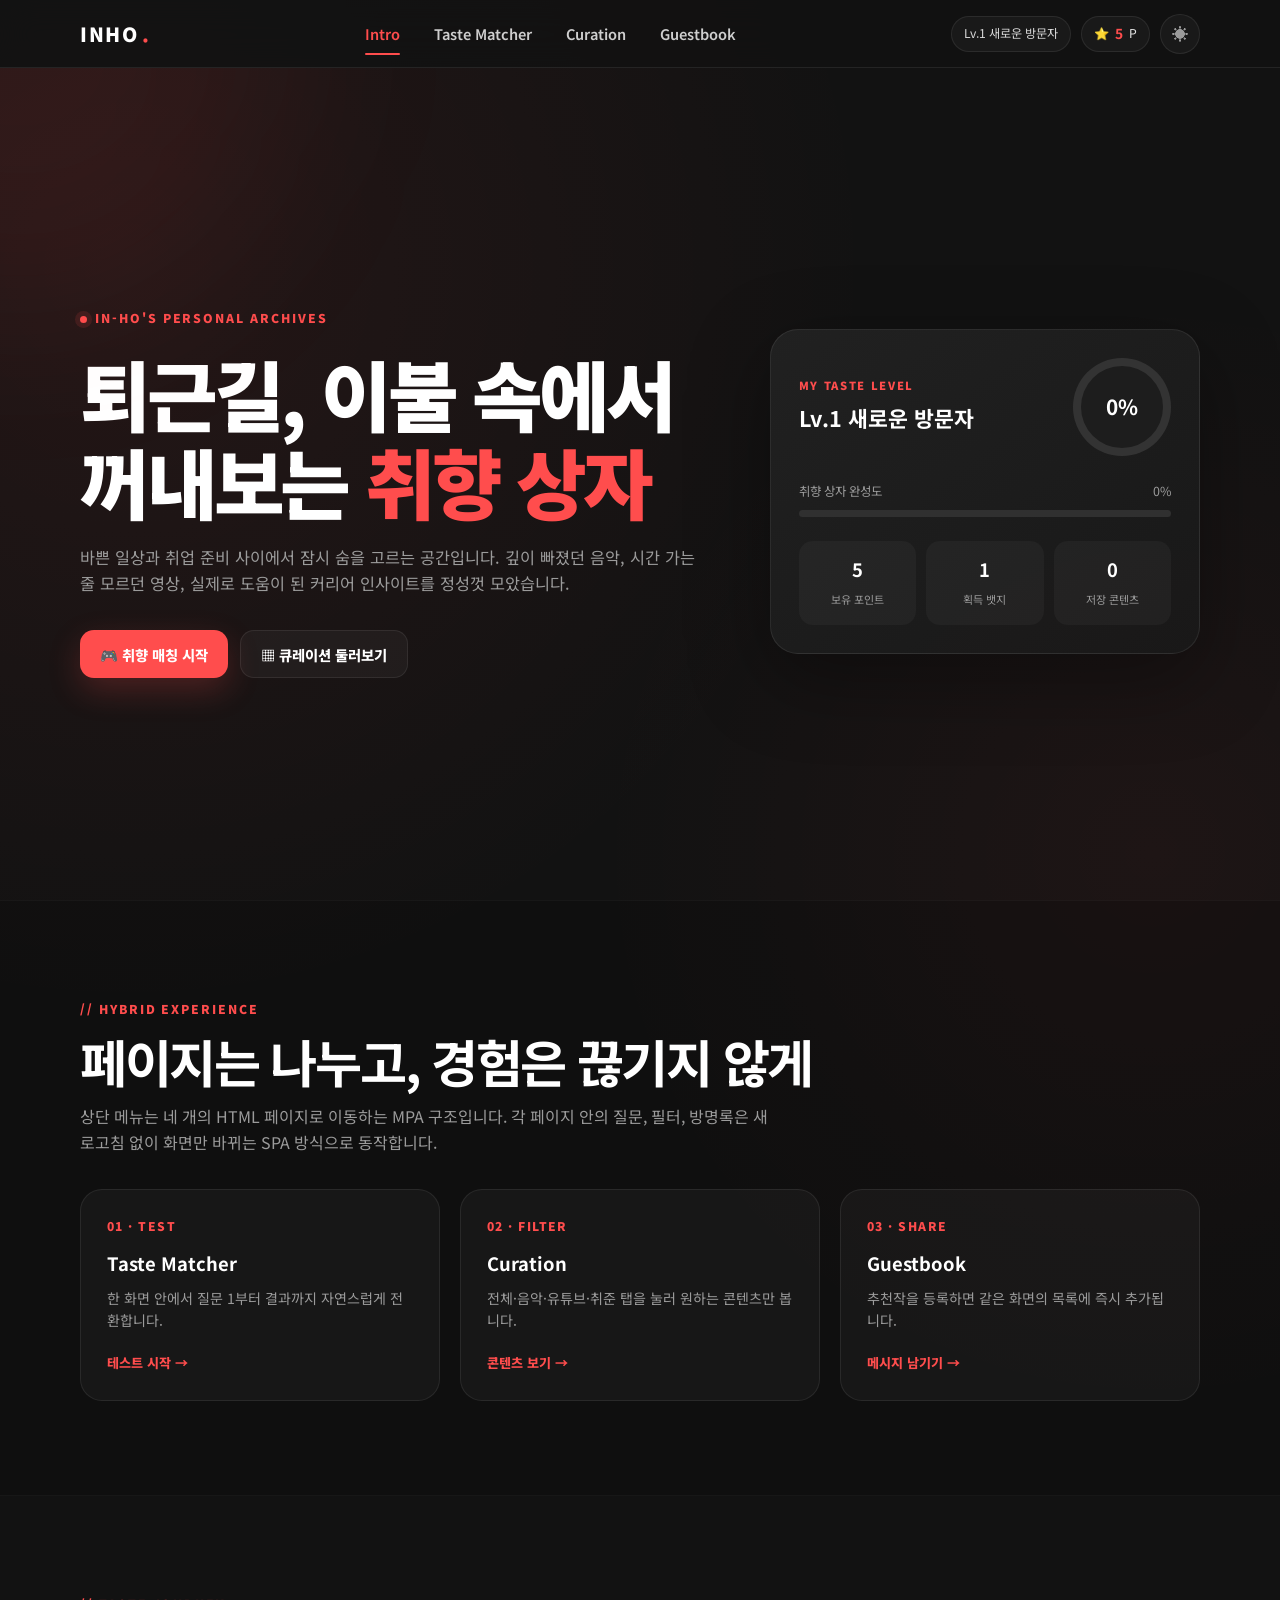
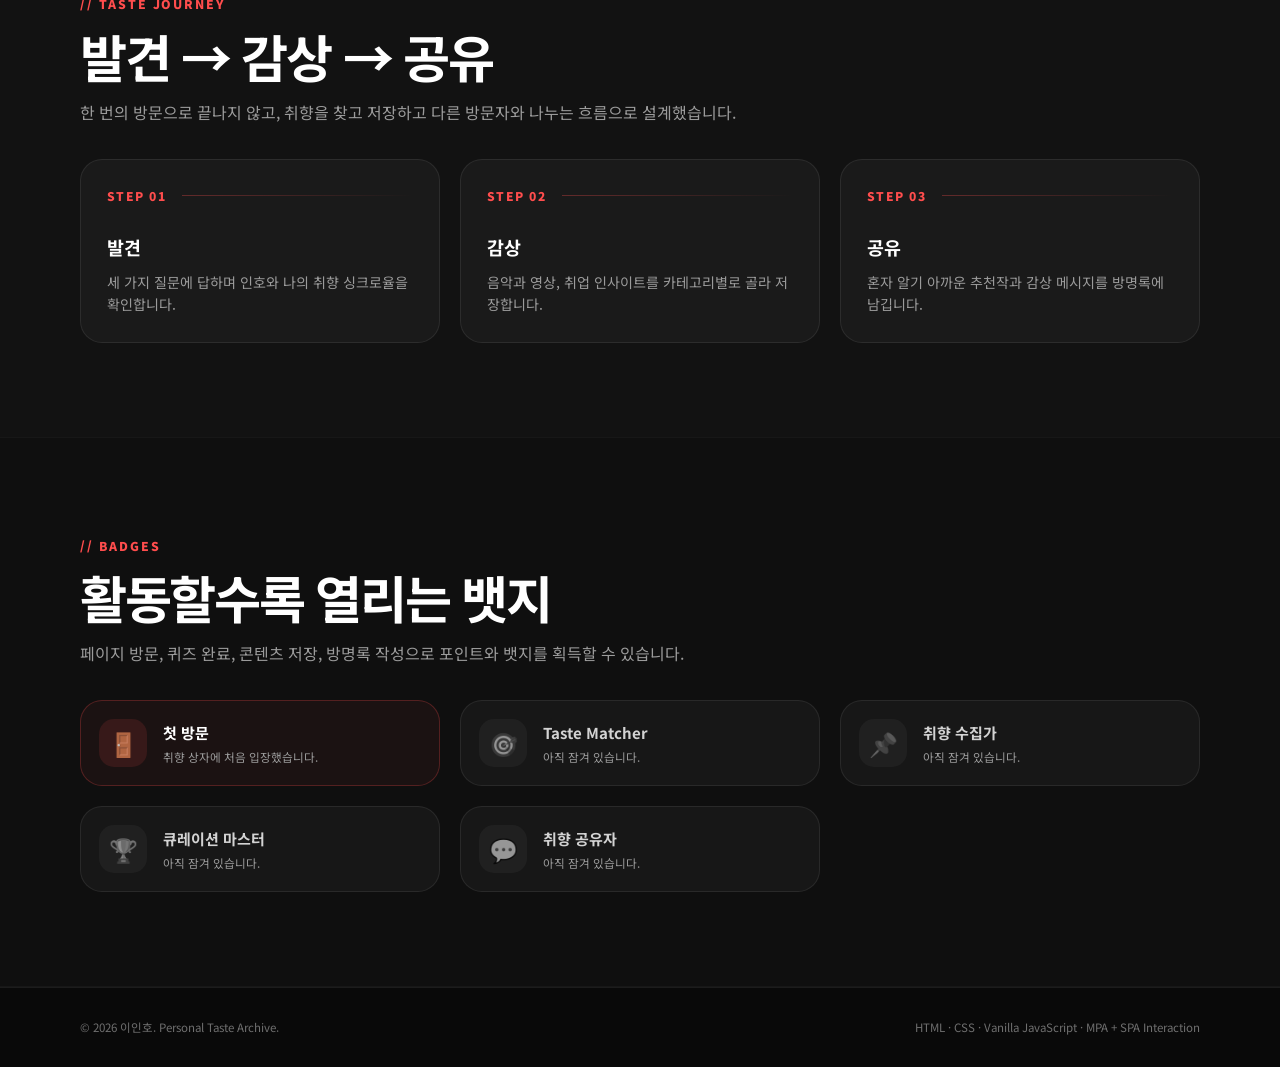
<file: inho-profile-mpa/index.html>
<!DOCTYPE html>
<html lang="ko">
<head>
  <meta charset="UTF-8">
  <meta name="viewport" content="width=device-width, initial-scale=1.0">
  <meta name="description" content="이인호의 음악, 영상, 커리어 인사이트를 담은 개인 취향 큐레이션 사이트">
  <title>INHO. | 취향 큐레이션</title>
  <link rel="preconnect" href="https://fonts.googleapis.com">
  <link rel="preconnect" href="https://fonts.gstatic.com" crossorigin>
  <link href="https://fonts.googleapis.com/css2?family=Noto+Sans+KR:wght@300;400;500;700;900&display=swap" rel="stylesheet">
  <link rel="stylesheet" href="assets/styles.css">
  <script src="assets/common.js" defer></script>
</head>
<body data-page="home">
  <a class="skip-link" href="#main-content">본문 바로가기</a>
  <header class="site-header">
    <div class="container nav-wrap">
      <a class="logo" href="index.html" aria-label="홈으로 이동">INHO<span class="logo-dot">.</span></a>
      <nav class="desktop-nav" aria-label="주요 메뉴">
        <a class="nav-link" data-nav="home" href="index.html">Intro</a>
        <a class="nav-link" data-nav="quiz" href="quiz.html">Taste Matcher</a>
        <a class="nav-link" data-nav="curation" href="curation.html">Curation</a>
        <a class="nav-link" data-nav="guestbook" href="guestbook.html">Guestbook</a>
      </nav>
      <div class="header-actions">
        <span class="level-chip" data-level>Lv.1 새로운 방문자</span>
        <span class="point-chip">⭐ <strong data-points>0</strong><span class="point-label">P</span></span>
        <button class="icon-btn" type="button" data-cinema-toggle aria-label="시네마 모드 전환"><span data-cinema-icon>☀</span></button>
        <button class="mobile-menu-btn" type="button" data-mobile-menu-button aria-label="모바일 메뉴 열기" aria-expanded="false">☰</button>
      </div>
    </div>
  </header>
  <nav class="mobile-nav" data-mobile-nav aria-label="모바일 메뉴">
    <a class="nav-link" data-nav="home" href="index.html">Intro</a>
    <a class="nav-link" data-nav="quiz" href="quiz.html">Taste Matcher</a>
    <a class="nav-link" data-nav="curation" href="curation.html">Curation</a>
    <a class="nav-link" data-nav="guestbook" href="guestbook.html">Guestbook</a>
  </nav>

  <main id="main-content" class="page-main">
    <section class="hero">
      <div class="container hero-grid">
        <div class="reveal">
          <span class="eyebrow">In-ho's Personal Archives</span>
          <h1 class="hero-title">퇴근길, 이불 속에서 꺼내보는 <span class="point-text">취향 상자</span></h1>
          <p class="hero-copy">바쁜 일상과 취업 준비 사이에서 잠시 숨을 고르는 공간입니다. 깊이 빠졌던 음악, 시간 가는 줄 모르던 영상, 실제로 도움이 된 커리어 인사이트를 정성껏 모았습니다.</p>
          <div class="hero-actions">
            <a class="btn btn-primary" href="quiz.html">🎮 취향 매칭 시작</a>
            <a class="btn btn-secondary" href="curation.html">▦ 큐레이션 둘러보기</a>
          </div>
        </div>

        <aside class="dashboard-card reveal" aria-label="취향 진행 현황">
          <div class="dashboard-top">
            <div>
              <p class="dashboard-label">MY TASTE LEVEL</p>
              <h2 class="dashboard-level" data-level>Lv.1 새로운 방문자</h2>
            </div>
            <div class="score-ring" data-score-ring style="--progress:0%"><strong data-completion>0%</strong></div>
          </div>
          <div class="progress-meta"><span>취향 상자 완성도</span><span data-completion>0%</span></div>
          <div class="progress-track"><div class="progress-fill" data-completion-bar></div></div>
          <div class="mini-stats">
            <div class="mini-stat"><strong data-points>0</strong><span>보유 포인트</span></div>
            <div class="mini-stat"><strong data-badge-count>0</strong><span>획득 뱃지</span></div>
            <div class="mini-stat"><strong data-saved-count>0</strong><span>저장 콘텐츠</span></div>
          </div>
        </aside>
      </div>
    </section>

    <section class="section section-dark">
      <div class="container">
        <div class="section-header reveal">
          <span class="section-kicker">// HYBRID EXPERIENCE</span>
          <h2 class="section-title">페이지는 나누고, 경험은 끊기지 않게</h2>
          <p class="section-copy">상단 메뉴는 네 개의 HTML 페이지로 이동하는 MPA 구조입니다. 각 페이지 안의 질문, 필터, 방명록은 새로고침 없이 화면만 바뀌는 SPA 방식으로 동작합니다.</p>
        </div>
        <div class="page-link-grid">
          <a class="page-link-card reveal" href="quiz.html"><div class="card-number">01 · TEST</div><h3>Taste Matcher</h3><p>한 화면 안에서 질문 1부터 결과까지 자연스럽게 전환합니다.</p><span class="card-link">테스트 시작 →</span></a>
          <a class="page-link-card reveal" href="curation.html"><div class="card-number">02 · FILTER</div><h3>Curation</h3><p>전체·음악·유튜브·취준 탭을 눌러 원하는 콘텐츠만 봅니다.</p><span class="card-link">콘텐츠 보기 →</span></a>
          <a class="page-link-card reveal" href="guestbook.html"><div class="card-number">03 · SHARE</div><h3>Guestbook</h3><p>추천작을 등록하면 같은 화면의 목록에 즉시 추가됩니다.</p><span class="card-link">메시지 남기기 →</span></a>
        </div>
      </div>
    </section>

    <section class="section">
      <div class="container">
        <div class="section-header reveal">
          <span class="section-kicker">// TASTE JOURNEY</span>
          <h2 class="section-title">발견 → 감상 → 공유</h2>
          <p class="section-copy">한 번의 방문으로 끝나지 않고, 취향을 찾고 저장하고 다른 방문자와 나누는 흐름으로 설계했습니다.</p>
        </div>
        <div class="grid-3">
          <article class="step-card reveal"><div class="step-line"><span class="card-number">STEP 01</span></div><h3>발견</h3><p>세 가지 질문에 답하며 인호와 나의 취향 싱크로율을 확인합니다.</p></article>
          <article class="step-card reveal"><div class="step-line"><span class="card-number">STEP 02</span></div><h3>감상</h3><p>음악과 영상, 취업 인사이트를 카테고리별로 골라 저장합니다.</p></article>
          <article class="step-card reveal"><div class="step-line"><span class="card-number">STEP 03</span></div><h3>공유</h3><p>혼자 알기 아까운 추천작과 감상 메시지를 방명록에 남깁니다.</p></article>
        </div>
      </div>
    </section>

    <section class="section section-dark">
      <div class="container">
        <div class="section-header reveal"><span class="section-kicker">// BADGES</span><h2 class="section-title">활동할수록 열리는 뱃지</h2><p class="section-copy">페이지 방문, 퀴즈 완료, 콘텐츠 저장, 방명록 작성으로 포인트와 뱃지를 획득할 수 있습니다.</p></div>
        <div class="badge-grid" data-badge-grid></div>
      </div>
    </section>
  </main>

  <footer class="site-footer"><div class="container footer-row"><span>© 2026 이인호. Personal Taste Archive.</span><span>HTML · CSS · Vanilla JavaScript · MPA + SPA Interaction</span></div></footer>
  <div class="toast" data-toast role="status" aria-live="polite"><strong></strong><span></span></div>
</body>
</html>
</file>
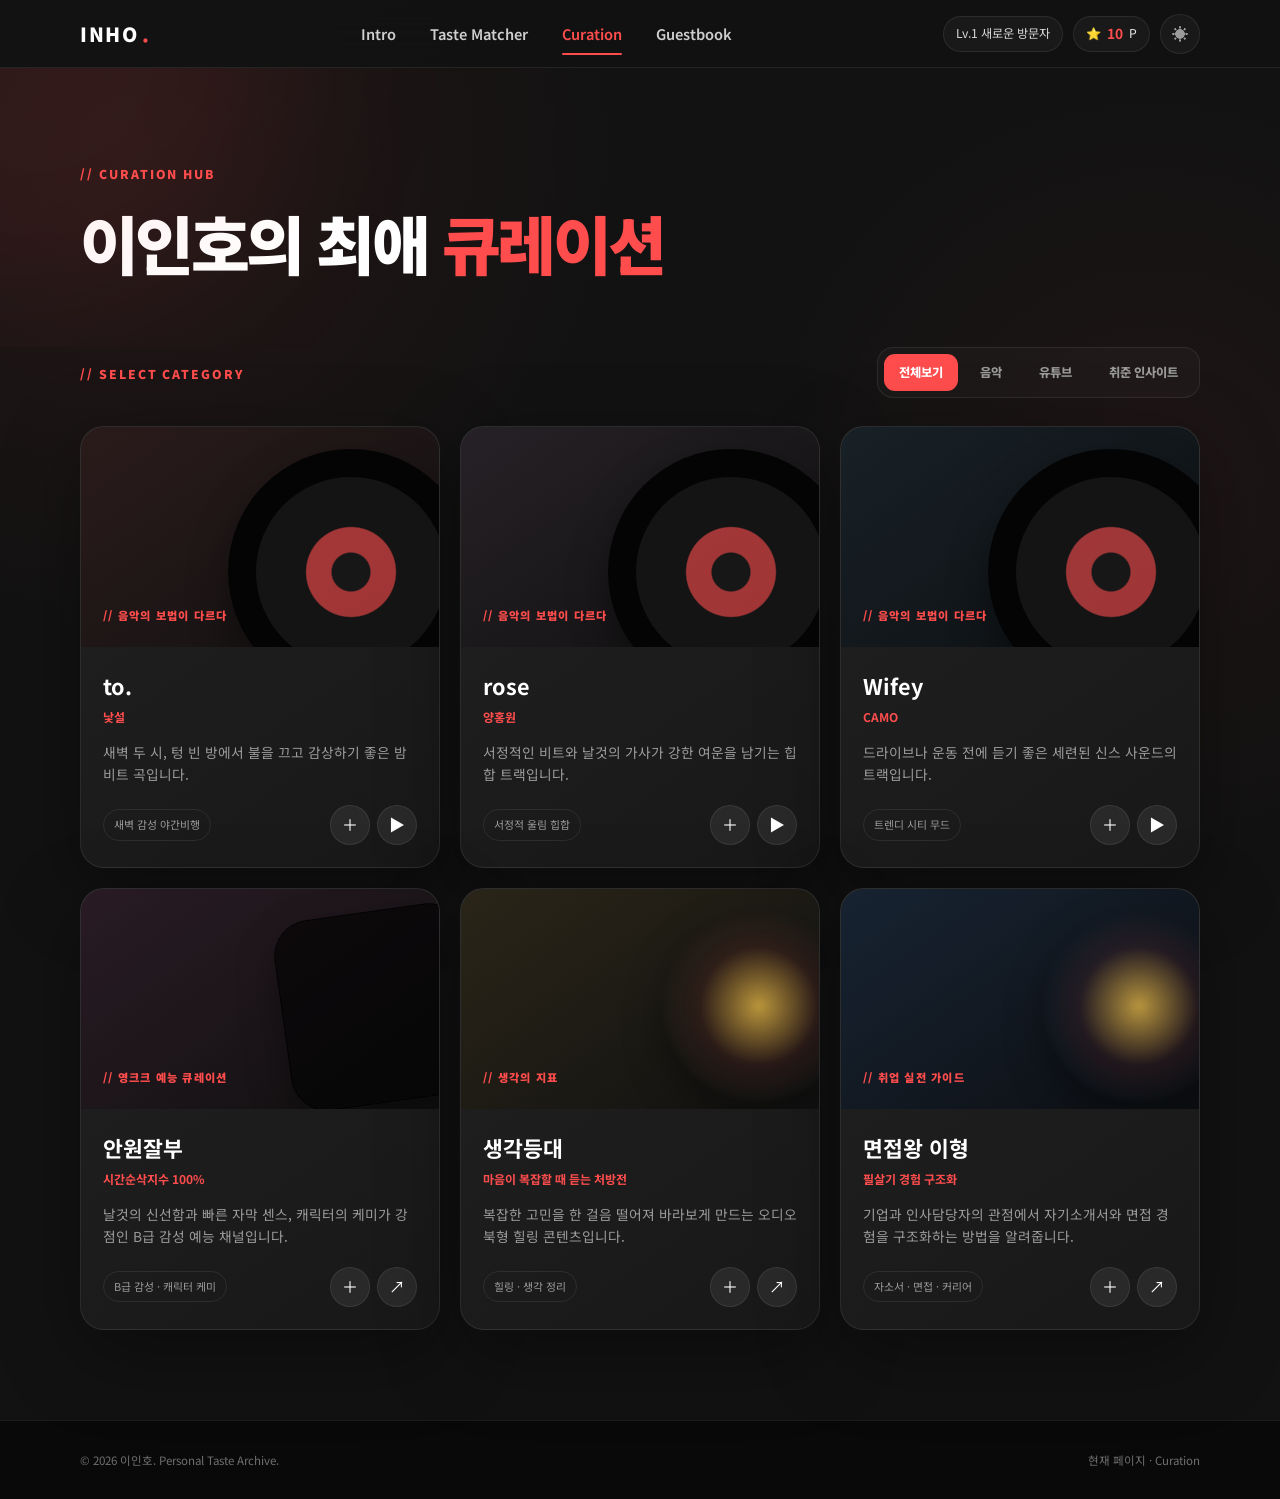
<file: inho-profile-mpa/curation.html>
<!DOCTYPE html>
<html lang="ko">
<head>
  <meta charset="UTF-8">
  <meta name="viewport" content="width=device-width, initial-scale=1.0">
  <meta name="description" content="음악, 유튜브, 취업 인사이트를 한 페이지에서 필터링하는 이인호의 큐레이션">
  <title>Curation | INHO.</title>
  <link rel="preconnect" href="https://fonts.googleapis.com">
  <link rel="preconnect" href="https://fonts.gstatic.com" crossorigin>
  <link href="https://fonts.googleapis.com/css2?family=Noto+Sans+KR:wght@300;400;500;700;900&display=swap" rel="stylesheet">
  <link rel="stylesheet" href="assets/styles.css">
  <script src="assets/common.js" defer></script>
  <script src="assets/curation.js" defer></script>
</head>
<body data-page="curation">
  <a class="skip-link" href="#main-content">본문 바로가기</a>
  <header class="site-header">
    <div class="container nav-wrap">
      <a class="logo" href="index.html" aria-label="홈으로 이동">INHO<span class="logo-dot">.</span></a>
      <nav class="desktop-nav" aria-label="주요 메뉴">
        <a class="nav-link" data-nav="home" href="index.html">Intro</a>
        <a class="nav-link" data-nav="quiz" href="quiz.html">Taste Matcher</a>
        <a class="nav-link" data-nav="curation" href="curation.html">Curation</a>
        <a class="nav-link" data-nav="guestbook" href="guestbook.html">Guestbook</a>
      </nav>
      <div class="header-actions">
        <span class="level-chip" data-level>Lv.1 새로운 방문자</span>
        <span class="point-chip">⭐ <strong data-points>0</strong><span class="point-label">P</span></span>
        <button class="icon-btn" type="button" data-cinema-toggle aria-label="시네마 모드 전환"><span data-cinema-icon>☀</span></button>
        <button class="mobile-menu-btn" type="button" data-mobile-menu-button aria-label="모바일 메뉴 열기" aria-expanded="false">☰</button>
      </div>
    </div>
  </header>
  <nav class="mobile-nav" data-mobile-nav aria-label="모바일 메뉴">
    <a class="nav-link" data-nav="home" href="index.html">Intro</a>
    <a class="nav-link" data-nav="quiz" href="quiz.html">Taste Matcher</a>
    <a class="nav-link" data-nav="curation" href="curation.html">Curation</a>
    <a class="nav-link" data-nav="guestbook" href="guestbook.html">Guestbook</a>
  </nav>

  <main id="main-content" class="page-main">
    <section class="page-hero">
      <div class="container reveal">
        <span class="section-kicker">// CURATION HUB</span>
        <h1 class="page-title">이인호의 최애 <span class="point-text">큐레이션</span></h1>
      </div>
    </section>

    <section class="container">
      <div class="curation-toolbar reveal">
        <div><span class="section-kicker">// SELECT CATEGORY</span></div>
        <div class="filter-tabs" role="tablist" aria-label="큐레이션 필터">
          <button class="filter-btn active" type="button" data-filter="all" role="tab" aria-selected="true">전체보기</button>
          <button class="filter-btn" type="button" data-filter="music" role="tab" aria-selected="false">음악</button>
          <button class="filter-btn" type="button" data-filter="youtube" role="tab" aria-selected="false">유튜브</button>
          <button class="filter-btn" type="button" data-filter="insight" role="tab" aria-selected="false">취준 인사이트</button>
        </div>
      </div>

      <div class="curation-grid">
        <article class="content-card reveal" data-curation-card data-category="music" data-title="낯설 - to." data-description="새벽 두 시, 텅 빈 방에서 불을 끄고 감상하기 좋은 밤비트 곡입니다." data-youtube-id="MuUsLij-S5c">
          <div class="content-visual" style="--visual:linear-gradient(145deg,#2b1b1b,#111)"><span class="visual-label">// 음악의 보법이 다르다</span></div>
          <div class="content-body"><h3>to.</h3><div class="content-meta">낯설</div><p class="content-description">새벽 두 시, 텅 빈 방에서 불을 끄고 감상하기 좋은 밤비트 곡입니다.</p><div class="content-actions"><span class="tag">새벽 감성 야간비행</span><div class="action-group"><button class="round-action" type="button" data-save-content="music-to" aria-label="콘텐츠 저장">＋</button><button class="round-action" type="button" data-open-content aria-label="영상 감상">▶</button></div></div></div>
        </article>

        <article class="content-card reveal" data-curation-card data-category="music" data-title="양홍원 - rose" data-description="서정적인 비트와 날것의 가사가 강한 여운을 남기는 힙합 트랙입니다." data-youtube-id="s6NS0wL6cto">
          <div class="content-visual" style="--visual:linear-gradient(145deg,#262126,#101010)"><span class="visual-label">// 음악의 보법이 다르다</span></div>
          <div class="content-body"><h3>rose</h3><div class="content-meta">양홍원</div><p class="content-description">서정적인 비트와 날것의 가사가 강한 여운을 남기는 힙합 트랙입니다.</p><div class="content-actions"><span class="tag">서정적 울림 힙합</span><div class="action-group"><button class="round-action" type="button" data-save-content="music-rose" aria-label="콘텐츠 저장">＋</button><button class="round-action" type="button" data-open-content aria-label="영상 감상">▶</button></div></div></div>
        </article>

        <article class="content-card reveal" data-curation-card data-category="music" data-title="CAMO - Wifey" data-description="드라이브나 운동 전에 듣기 좋은 세련된 신스 사운드의 트랙입니다." data-youtube-id="TYGu-DnX8kg">
          <div class="content-visual" style="--visual:linear-gradient(145deg,#182127,#0d0f11)"><span class="visual-label">// 음악의 보법이 다르다</span></div>
          <div class="content-body"><h3>Wifey</h3><div class="content-meta">CAMO</div><p class="content-description">드라이브나 운동 전에 듣기 좋은 세련된 신스 사운드의 트랙입니다.</p><div class="content-actions"><span class="tag">트렌디 시티 무드</span><div class="action-group"><button class="round-action" type="button" data-save-content="music-wifey" aria-label="콘텐츠 저장">＋</button><button class="round-action" type="button" data-open-content aria-label="영상 감상">▶</button></div></div></div>
        </article>

        <article class="content-card reveal" data-curation-card data-category="youtube" data-title="안녕하세요 원이입니다 잘 부탁드립니다" data-description="날것의 신선함과 빠른 자막 센스, 캐릭터의 케미가 강점인 B급 감성 예능 채널입니다.">
          <div class="content-visual" style="--visual:linear-gradient(145deg,#291b24,#101010)"><span class="visual-label">// 영크크 예능 큐레이션</span></div>
          <div class="content-body"><h3>안원잘부</h3><div class="content-meta">시간순삭지수 100%</div><p class="content-description">날것의 신선함과 빠른 자막 센스, 캐릭터의 케미가 강점인 B급 감성 예능 채널입니다.</p><div class="content-actions"><span class="tag">B급 감성 · 캐릭터 케미</span><div class="action-group"><button class="round-action" type="button" data-save-content="youtube-woni" aria-label="콘텐츠 저장">＋</button><button class="round-action" type="button" data-open-content aria-label="상세 보기">↗</button></div></div></div>
        </article>

        <article class="content-card reveal" data-curation-card data-category="insight" data-title="생각등대" data-description="복잡한 고민을 한 걸음 떨어져 바라보게 만드는 오디오북형 힐링 콘텐츠입니다.">
          <div class="content-visual" style="--visual:linear-gradient(145deg,#2a2518,#111)"><span class="visual-label">// 생각의 지표</span></div>
          <div class="content-body"><h3>생각등대</h3><div class="content-meta">마음이 복잡할 때 듣는 처방전</div><p class="content-description">복잡한 고민을 한 걸음 떨어져 바라보게 만드는 오디오북형 힐링 콘텐츠입니다.</p><div class="content-actions"><span class="tag">힐링 · 생각 정리</span><div class="action-group"><button class="round-action" type="button" data-save-content="insight-lighthouse" aria-label="콘텐츠 저장">＋</button><button class="round-action" type="button" data-open-content aria-label="상세 보기">↗</button></div></div></div>
        </article>

        <article class="content-card reveal" data-curation-card data-category="insight" data-title="면접왕 이형" data-description="기업과 인사담당자의 관점에서 자기소개서와 면접 경험을 구조화하는 방법을 알려주는 실전 채널입니다.">
          <div class="content-visual" style="--visual:linear-gradient(145deg,#172332,#0d0f12)"><span class="visual-label">// 취업 실전 가이드</span></div>
          <div class="content-body"><h3>면접왕 이형</h3><div class="content-meta">필살기 경험 구조화</div><p class="content-description">기업과 인사담당자의 관점에서 자기소개서와 면접 경험을 구조화하는 방법을 알려줍니다.</p><div class="content-actions"><span class="tag">자소서 · 면접 · 커리어</span><div class="action-group"><button class="round-action" type="button" data-save-content="insight-interview" aria-label="콘텐츠 저장">＋</button><button class="round-action" type="button" data-open-content aria-label="상세 보기">↗</button></div></div></div>
        </article>
      </div>
    </section>
  </main>

  <footer class="site-footer"><div class="container footer-row"><span>© 2026 이인호. Personal Taste Archive.</span><span>현재 페이지 · Curation</span></div></footer>
  <div class="modal" data-curation-modal role="dialog" aria-modal="true" aria-labelledby="curation-modal-title">
    <div class="modal-panel">
      <div class="modal-media" data-modal-media></div>
      <div class="modal-content"><div class="modal-head"><h2 id="curation-modal-title" data-modal-title></h2><button class="modal-close" type="button" data-modal-close aria-label="닫기">✕</button></div><p class="modal-copy" data-modal-copy></p></div>
    </div>
  </div>
  <div class="toast" data-toast role="status" aria-live="polite"><strong></strong><span></span></div>
</body>
</html>
</file>
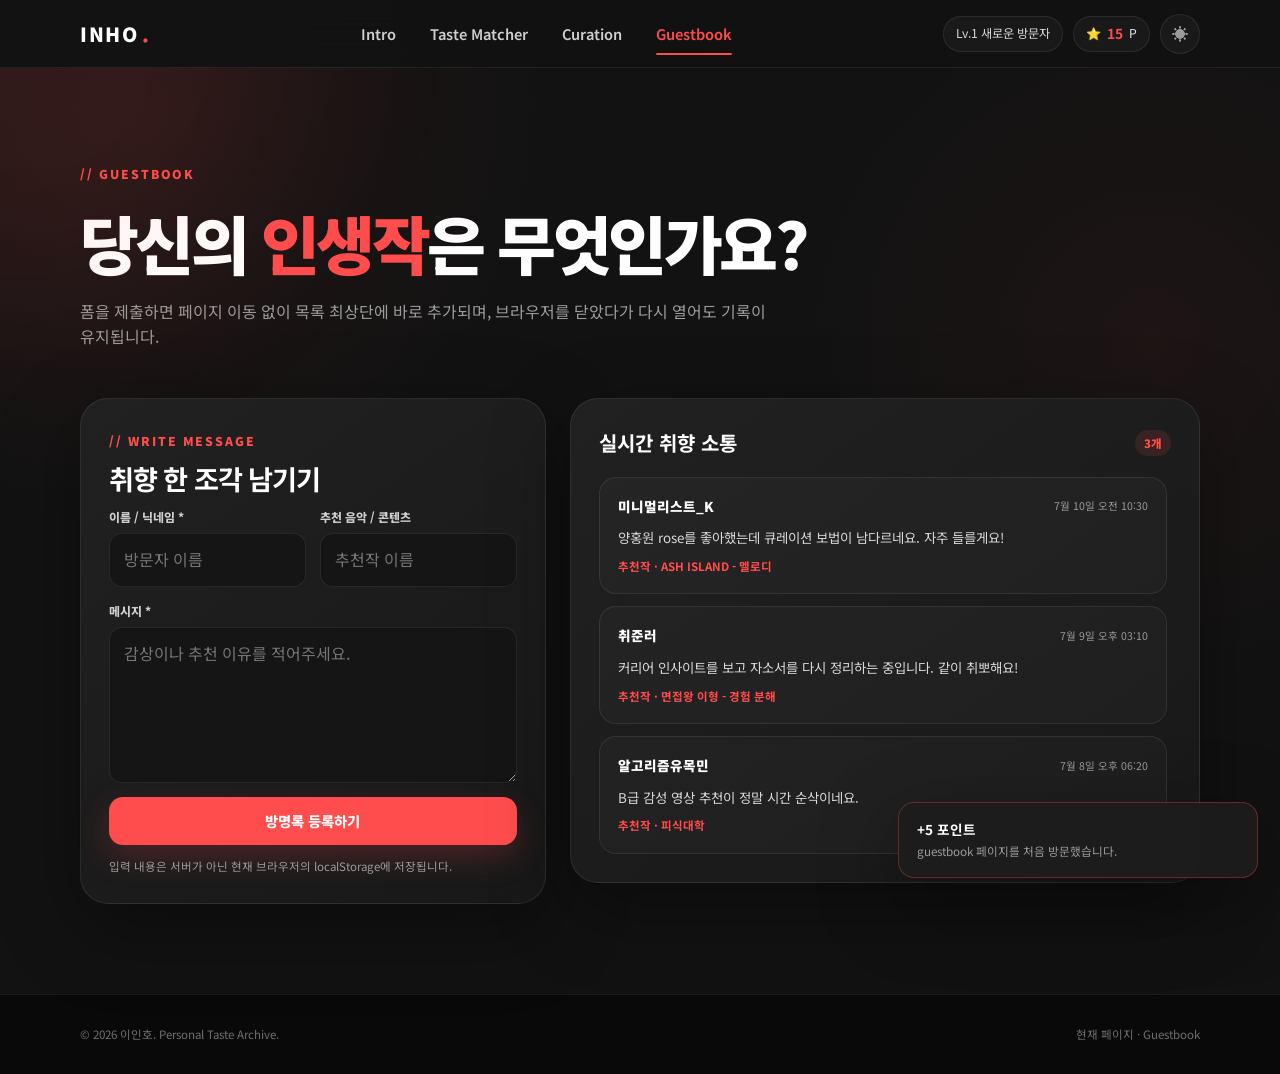
<file: inho-profile-mpa/guestbook.html>
<!DOCTYPE html>
<html lang="ko">
<head>
  <meta charset="UTF-8">
  <meta name="viewport" content="width=device-width, initial-scale=1.0">
  <meta name="description" content="추천 콘텐츠와 메시지를 남기는 이인호의 취향 방명록">
  <title>Guestbook | INHO.</title>
  <link rel="preconnect" href="https://fonts.googleapis.com">
  <link rel="preconnect" href="https://fonts.gstatic.com" crossorigin>
  <link href="https://fonts.googleapis.com/css2?family=Noto+Sans+KR:wght@300;400;500;700;900&display=swap" rel="stylesheet">
  <link rel="stylesheet" href="assets/styles.css">
  <script src="assets/common.js" defer></script>
  <script src="assets/guestbook.js" defer></script>
</head>
<body data-page="guestbook">
  <a class="skip-link" href="#main-content">본문 바로가기</a>
  <header class="site-header">
    <div class="container nav-wrap">
      <a class="logo" href="index.html" aria-label="홈으로 이동">INHO<span class="logo-dot">.</span></a>
      <nav class="desktop-nav" aria-label="주요 메뉴">
        <a class="nav-link" data-nav="home" href="index.html">Intro</a>
        <a class="nav-link" data-nav="quiz" href="quiz.html">Taste Matcher</a>
        <a class="nav-link" data-nav="curation" href="curation.html">Curation</a>
        <a class="nav-link" data-nav="guestbook" href="guestbook.html">Guestbook</a>
      </nav>
      <div class="header-actions">
        <span class="level-chip" data-level>Lv.1 새로운 방문자</span>
        <span class="point-chip">⭐ <strong data-points>0</strong><span class="point-label">P</span></span>
        <button class="icon-btn" type="button" data-cinema-toggle aria-label="시네마 모드 전환"><span data-cinema-icon>☀</span></button>
        <button class="mobile-menu-btn" type="button" data-mobile-menu-button aria-label="모바일 메뉴 열기" aria-expanded="false">☰</button>
      </div>
    </div>
  </header>
  <nav class="mobile-nav" data-mobile-nav aria-label="모바일 메뉴">
    <a class="nav-link" data-nav="home" href="index.html">Intro</a>
    <a class="nav-link" data-nav="quiz" href="quiz.html">Taste Matcher</a>
    <a class="nav-link" data-nav="curation" href="curation.html">Curation</a>
    <a class="nav-link" data-nav="guestbook" href="guestbook.html">Guestbook</a>
  </nav>

  <main id="main-content" class="page-main">
    <section class="page-hero">
      <div class="container reveal">
        <span class="section-kicker">// GUESTBOOK</span>
        <h1 class="page-title">당신의 <span class="point-text">인생작</span>은 무엇인가요?</h1>
        <p class="page-copy">폼을 제출하면 페이지 이동 없이 목록 최상단에 바로 추가되며, 브라우저를 닫았다가 다시 열어도 기록이 유지됩니다.</p>
      </div>
    </section>

    <section class="container guestbook-layout">
      <div class="guestbook-card reveal">
        <span class="section-kicker">// WRITE MESSAGE</span>
        <h2 class="section-title" style="font-size:1.7rem;margin-top:10px">취향 한 조각 남기기</h2>
        <form data-guestbook-form class="form-grid" novalidate>
          <div class="form-field"><label for="guest-name">이름 / 닉네임 *</label><input id="guest-name" name="name" type="text" maxlength="20" autocomplete="nickname" placeholder="방문자 이름" required></div>
          <div class="form-field"><label for="guest-recommend">추천 음악 / 콘텐츠</label><input id="guest-recommend" name="recommend" type="text" maxlength="50" placeholder="추천작 이름"></div>
          <div class="form-field full"><label for="guest-message">메시지 *</label><textarea id="guest-message" name="message" rows="5" maxlength="300" placeholder="감상이나 추천 이유를 적어주세요." required></textarea></div>
          <div class="form-field full"><button class="btn btn-primary" type="submit">방명록 등록하기</button></div>
        </form>
        <p class="form-help">입력 내용은 서버가 아닌 현재 브라우저의 localStorage에 저장됩니다.</p>
      </div>

      <div class="guestbook-card reveal">
        <div class="list-title"><h2>실시간 취향 소통</h2><span class="count-badge"><span data-guestbook-count>0</span>개</span></div>
        <div class="guestbook-list" data-guestbook-list></div>
      </div>
    </section>
  </main>

  <footer class="site-footer"><div class="container footer-row"><span>© 2026 이인호. Personal Taste Archive.</span><span>현재 페이지 · Guestbook</span></div></footer>
  <div class="toast" data-toast role="status" aria-live="polite"><strong></strong><span></span></div>
</body>
</html>
</file>
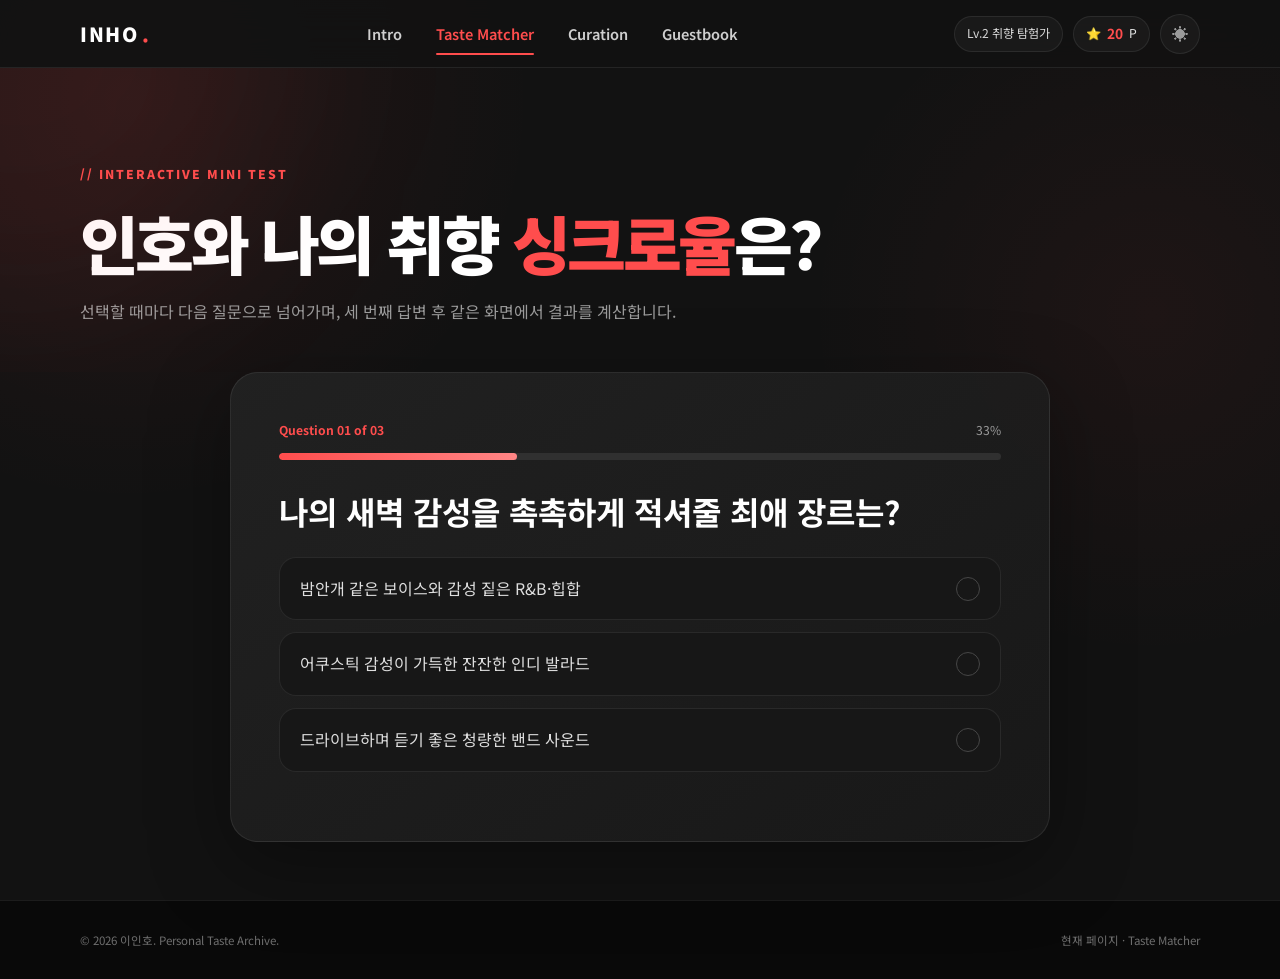
<file: inho-profile-mpa/quiz.html>
<!DOCTYPE html>
<html lang="ko">
<head>
  <meta charset="UTF-8">
  <meta name="viewport" content="width=device-width, initial-scale=1.0">
  <meta name="description" content="이인호와 나의 콘텐츠 취향 싱크로율을 확인하는 미니 테스트">
  <title>Taste Matcher | INHO.</title>
  <link rel="preconnect" href="https://fonts.googleapis.com">
  <link rel="preconnect" href="https://fonts.gstatic.com" crossorigin>
  <link href="https://fonts.googleapis.com/css2?family=Noto+Sans+KR:wght@300;400;500;700;900&display=swap" rel="stylesheet">
  <link rel="stylesheet" href="assets/styles.css">
  <script src="assets/common.js" defer></script>
  <script src="assets/quiz.js" defer></script>
</head>
<body data-page="quiz">
  <a class="skip-link" href="#main-content">본문 바로가기</a>
  <header class="site-header">
    <div class="container nav-wrap">
      <a class="logo" href="index.html" aria-label="홈으로 이동">INHO<span class="logo-dot">.</span></a>
      <nav class="desktop-nav" aria-label="주요 메뉴">
        <a class="nav-link" data-nav="home" href="index.html">Intro</a>
        <a class="nav-link" data-nav="quiz" href="quiz.html">Taste Matcher</a>
        <a class="nav-link" data-nav="curation" href="curation.html">Curation</a>
        <a class="nav-link" data-nav="guestbook" href="guestbook.html">Guestbook</a>
      </nav>
      <div class="header-actions">
        <span class="level-chip" data-level>Lv.1 새로운 방문자</span>
        <span class="point-chip">⭐ <strong data-points>0</strong><span class="point-label">P</span></span>
        <button class="icon-btn" type="button" data-cinema-toggle aria-label="시네마 모드 전환"><span data-cinema-icon>☀</span></button>
        <button class="mobile-menu-btn" type="button" data-mobile-menu-button aria-label="모바일 메뉴 열기" aria-expanded="false">☰</button>
      </div>
    </div>
  </header>
  <nav class="mobile-nav" data-mobile-nav aria-label="모바일 메뉴">
    <a class="nav-link" data-nav="home" href="index.html">Intro</a>
    <a class="nav-link" data-nav="quiz" href="quiz.html">Taste Matcher</a>
    <a class="nav-link" data-nav="curation" href="curation.html">Curation</a>
    <a class="nav-link" data-nav="guestbook" href="guestbook.html">Guestbook</a>
  </nav>

  <main id="main-content" class="page-main">
    <section class="page-hero">
      <div class="container reveal">
        <span class="section-kicker">// INTERACTIVE MINI TEST</span>
        <h1 class="page-title">인호와 나의 취향 <span class="point-text">싱크로율</span>은?</h1>
        <p class="page-copy">선택할 때마다 다음 질문으로 넘어가며, 세 번째 답변 후 같은 화면에서 결과를 계산합니다.</p>
      </div>
    </section>

    <section class="container quiz-shell">
      <div class="quiz-card reveal">
        <div class="quiz-progress-top"><strong data-quiz-step>Question 01 of 03</strong><span data-quiz-percent>33%</span></div>
        <div class="progress-track"><div class="progress-fill" data-quiz-bar style="width:33%"></div></div>

        <div data-question-view class="quiz-view">
          <h2 class="quiz-question" data-quiz-question></h2>
          <div class="quiz-options" data-quiz-options></div>
        </div>

        <div data-result-view class="quiz-result hidden">
          <div class="result-ring" data-result-ring style="--score:0%"><strong data-result-score>0%</strong></div>
          <h2 class="result-title" data-result-title>결과 계산 중</h2>
          <p class="result-copy" data-result-copy></p>
          <div class="result-actions">
            <button class="btn btn-secondary" type="button" data-restart-quiz>테스트 다시하기</button>
            <a class="btn btn-primary" href="curation.html">맞춤 큐레이션 감상하기</a>
          </div>
        </div>
      </div>
    </section>
  </main>

  <footer class="site-footer"><div class="container footer-row"><span>© 2026 이인호. Personal Taste Archive.</span><span>현재 페이지 · Taste Matcher</span></div></footer>
  <div class="toast" data-toast role="status" aria-live="polite"><strong></strong><span></span></div>
</body>
</html>
</file>
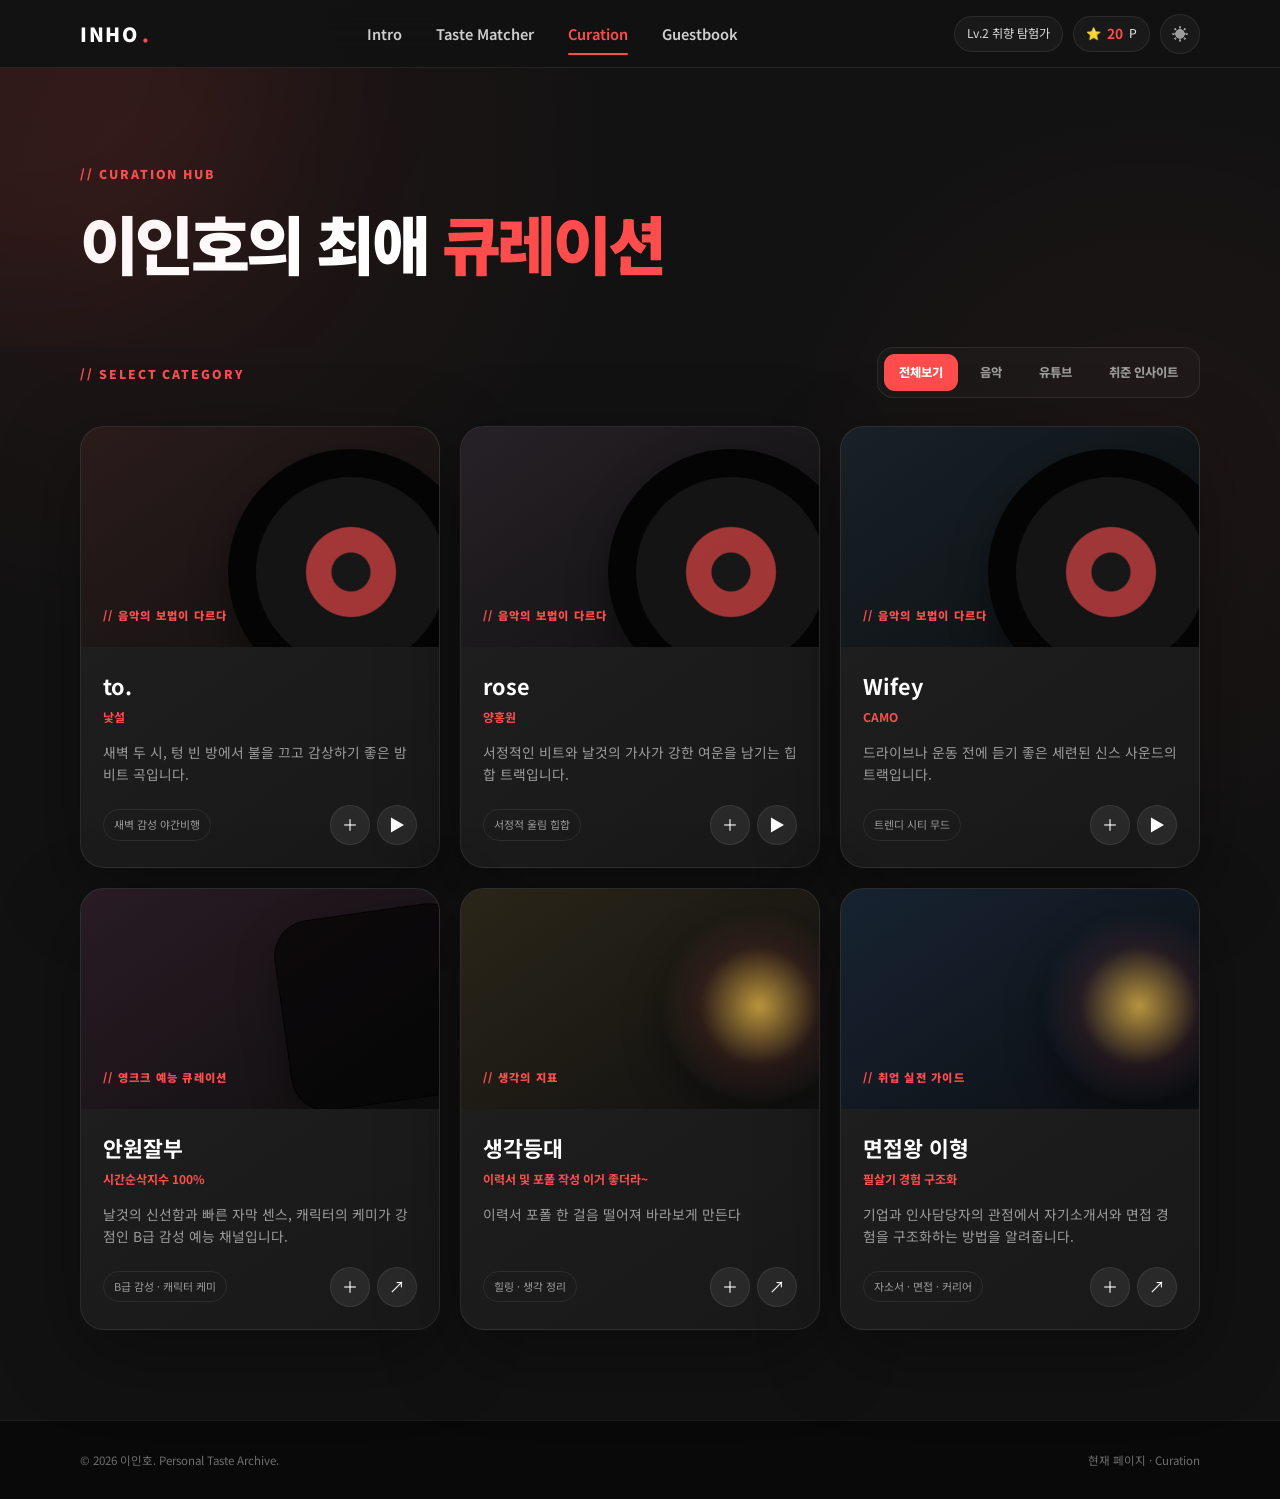
<file: profile-name/curation.html>
<!DOCTYPE html>
<html lang="ko">
<head>
  <meta charset="UTF-8">
  <meta name="viewport" content="width=device-width, initial-scale=1.0">
  <meta name="description" content="음악, 유튜브, 취업 인사이트를 한 페이지에서 필터링하는 이인호의 큐레이션">
  <title>Curation | INHO.</title>
  <link rel="preconnect" href="https://fonts.googleapis.com">
  <link rel="preconnect" href="https://fonts.gstatic.com" crossorigin>
  <link href="https://fonts.googleapis.com/css2?family=Noto+Sans+KR:wght@300;400;500;700;900&display=swap" rel="stylesheet">
  <link rel="stylesheet" href="assets/styles.css">
  <script src="assets/common.js" defer></script>
  <script src="assets/curation.js" defer></script>
</head>
<body data-page="curation">
  <a class="skip-link" href="#main-content">본문 바로가기</a>
  <header class="site-header">
    <div class="container nav-wrap">
      <a class="logo" href="index.html" aria-label="홈으로 이동">INHO<span class="logo-dot">.</span></a>
      <nav class="desktop-nav" aria-label="주요 메뉴">
        <a class="nav-link" data-nav="home" href="index.html">Intro</a>
        <a class="nav-link" data-nav="quiz" href="quiz.html">Taste Matcher</a>
        <a class="nav-link" data-nav="curation" href="curation.html">Curation</a>
        <a class="nav-link" data-nav="guestbook" href="guestbook.html">Guestbook</a>
      </nav>
      <div class="header-actions">
        <span class="level-chip" data-level>Lv.1 새로운 방문자</span>
        <span class="point-chip">⭐ <strong data-points>0</strong><span class="point-label">P</span></span>
        <button class="icon-btn" type="button" data-cinema-toggle aria-label="시네마 모드 전환"><span data-cinema-icon>☀</span></button>
        <button class="mobile-menu-btn" type="button" data-mobile-menu-button aria-label="모바일 메뉴 열기" aria-expanded="false">☰</button>
      </div>
    </div>
  </header>
  <nav class="mobile-nav" data-mobile-nav aria-label="모바일 메뉴">
    <a class="nav-link" data-nav="home" href="index.html">Intro</a>
    <a class="nav-link" data-nav="quiz" href="quiz.html">Taste Matcher</a>
    <a class="nav-link" data-nav="curation" href="curation.html">Curation</a>
    <a class="nav-link" data-nav="guestbook" href="guestbook.html">Guestbook</a>
  </nav>

  <main id="main-content" class="page-main">
    <section class="page-hero">
      <div class="container reveal">
        <span class="section-kicker">// CURATION HUB</span>
        <h1 class="page-title">이인호의 최애 <span class="point-text">큐레이션</span></h1>
      </div>
    </section>

    <section class="container">
      <div class="curation-toolbar reveal">
        <div><span class="section-kicker">// SELECT CATEGORY</span></div>
        <div class="filter-tabs" role="tablist" aria-label="큐레이션 필터">
          <button class="filter-btn active" type="button" data-filter="all" role="tab" aria-selected="true">전체보기</button>
          <button class="filter-btn" type="button" data-filter="music" role="tab" aria-selected="false">음악</button>
          <button class="filter-btn" type="button" data-filter="youtube" role="tab" aria-selected="false">유튜브</button>
          <button class="filter-btn" type="button" data-filter="insight" role="tab" aria-selected="false">취준 인사이트</button>
        </div>
      </div>

      <div class="curation-grid">
        <article class="content-card reveal" data-curation-card data-category="music" data-title="낯설 - to." data-description="새벽 두 시, 텅 빈 방에서 불을 끄고 감상하기 좋은 밤비트 곡입니다." data-youtube-id="MuUsLij-S5c">
          <div class="content-visual" style="--visual:linear-gradient(145deg,#2b1b1b,#111)"><span class="visual-label">// 음악의 보법이 다르다</span></div>
          <div class="content-body"><h3>to.</h3><div class="content-meta">낯설</div><p class="content-description">새벽 두 시, 텅 빈 방에서 불을 끄고 감상하기 좋은 밤비트 곡입니다.</p><div class="content-actions"><span class="tag">새벽 감성 야간비행</span><div class="action-group"><button class="round-action" type="button" data-save-content="music-to" aria-label="콘텐츠 저장">＋</button><button class="round-action" type="button" data-open-content aria-label="영상 감상">▶</button></div></div></div>
        </article>

        <article class="content-card reveal" data-curation-card data-category="music" data-title="양홍원 - rose" data-description="서정적인 비트와 날것의 가사가 강한 여운을 남기는 힙합 트랙입니다." data-youtube-id="s6NS0wL6cto">
          <div class="content-visual" style="--visual:linear-gradient(145deg,#262126,#101010)"><span class="visual-label">// 음악의 보법이 다르다</span></div>
          <div class="content-body"><h3>rose</h3><div class="content-meta">양홍원</div><p class="content-description">서정적인 비트와 날것의 가사가 강한 여운을 남기는 힙합 트랙입니다.</p><div class="content-actions"><span class="tag">서정적 울림 힙합</span><div class="action-group"><button class="round-action" type="button" data-save-content="music-rose" aria-label="콘텐츠 저장">＋</button><button class="round-action" type="button" data-open-content aria-label="영상 감상">▶</button></div></div></div>
        </article>

        <article class="content-card reveal" data-curation-card data-category="music" data-title="CAMO - Wifey" data-description="드라이브나 운동 전에 듣기 좋은 세련된 신스 사운드의 트랙입니다." data-youtube-id="TYGu-DnX8kg">
          <div class="content-visual" style="--visual:linear-gradient(145deg,#182127,#0d0f11)"><span class="visual-label">// 음악의 보법이 다르다</span></div>
          <div class="content-body"><h3>Wifey</h3><div class="content-meta">CAMO</div><p class="content-description">드라이브나 운동 전에 듣기 좋은 세련된 신스 사운드의 트랙입니다.</p><div class="content-actions"><span class="tag">트렌디 시티 무드</span><div class="action-group"><button class="round-action" type="button" data-save-content="music-wifey" aria-label="콘텐츠 저장">＋</button><button class="round-action" type="button" data-open-content aria-label="영상 감상">▶</button></div></div></div>
        </article>

        <article class="content-card reveal" data-curation-card data-category="youtube" data-title="안녕하세요 원이입니다 잘 부탁드립니다" data-description="날것의 신선함과 빠른 자막 센스, 캐릭터의 케미가 강점인 B급 감성 예능 채널입니다.">
          <div class="content-visual" style="--visual:linear-gradient(145deg,#291b24,#101010)"><span class="visual-label">// 영크크 예능 큐레이션</span></div>
          <div class="content-body"><h3>안원잘부</h3><div class="content-meta">시간순삭지수 100%</div><p class="content-description">날것의 신선함과 빠른 자막 센스, 캐릭터의 케미가 강점인 B급 감성 예능 채널입니다.</p><div class="content-actions"><span class="tag">B급 감성 · 캐릭터 케미</span><div class="action-group"><button class="round-action" type="button" data-save-content="youtube-woni" aria-label="콘텐츠 저장">＋</button><button class="round-action" type="button" data-open-content aria-label="상세 보기">↗</button></div></div></div>
        </article>

        <article class="content-card reveal" data-curation-card data-category="insight" data-title="생각등대" data-description="이력서 + 포트폴리오 작성 이렇게도 쓰는구나~?.">
          <div class="content-visual" style="--visual:linear-gradient(145deg,#2a2518,#111)"><span class="visual-label">// 생각의 지표</span></div>
          <div class="content-body"><h3>생각등대</h3><div class="content-meta">이력서 및 포폴 작성 이거 좋더라~</div><p class="content-description">이력서 포폴 한 걸음 떨어져 바라보게 만든다</p><div class="content-actions"><span class="tag">힐링 · 생각 정리</span><div class="action-group"><button class="round-action" type="button" data-save-content="insight-lighthouse" aria-label="콘텐츠 저장">＋</button><button class="round-action" type="button" data-open-content aria-label="상세 보기">↗</button></div></div></div>
        </article>

        <article class="content-card reveal" data-curation-card data-category="insight" data-title="면접왕 이형" data-description="기업과 인사담당자의 관점에서 자기소개서와 면접 경험을 구조화하는 방법을 알려주는 실전 채널입니다.">
          <div class="content-visual" style="--visual:linear-gradient(145deg,#172332,#0d0f12)"><span class="visual-label">// 취업 실전 가이드</span></div>
          <div class="content-body"><h3>면접왕 이형</h3><div class="content-meta">필살기 경험 구조화</div><p class="content-description">기업과 인사담당자의 관점에서 자기소개서와 면접 경험을 구조화하는 방법을 알려줍니다.</p><div class="content-actions"><span class="tag">자소서 · 면접 · 커리어</span><div class="action-group"><button class="round-action" type="button" data-save-content="insight-interview" aria-label="콘텐츠 저장">＋</button><button class="round-action" type="button" data-open-content aria-label="상세 보기">↗</button></div></div></div>
        </article>
      </div>
    </section>
  </main>

  <footer class="site-footer"><div class="container footer-row"><span>© 2026 이인호. Personal Taste Archive.</span><span>현재 페이지 · Curation</span></div></footer>
  <div class="modal" data-curation-modal role="dialog" aria-modal="true" aria-labelledby="curation-modal-title">
    <div class="modal-panel">
      <div class="modal-media" data-modal-media></div>
      <div class="modal-content"><div class="modal-head"><h2 id="curation-modal-title" data-modal-title></h2><button class="modal-close" type="button" data-modal-close aria-label="닫기">✕</button></div><p class="modal-copy" data-modal-copy></p></div>
    </div>
  </div>
  <div class="toast" data-toast role="status" aria-live="polite"><strong></strong><span></span></div>
</body>
</html>
</file>
<file: inho-profile-mpa/assets/styles.css>
:root {
  --bg: #121212;
  --bg-deep: #0b0b0b;
  --card: #1e1e1e;
  --card-soft: #242424;
  --line: rgba(255,255,255,.08);
  --line-strong: rgba(255,77,77,.32);
  --point: #ff4d4d;
  --point-dark: #e03d3d;
  --text: #e8e8e8;
  --muted: #9b9b9b;
  --white: #fff;
  --success: #4ade80;
  --header-height: 68px;
  --radius-lg: 28px;
  --radius-md: 18px;
  --shadow: 0 24px 80px rgba(0,0,0,.35);
}

* { box-sizing: border-box; }
html { scroll-behavior: smooth; }
body {
  margin: 0;
  min-width: 320px;
  background:
    radial-gradient(circle at 10% 10%, rgba(255,77,77,.08), transparent 28%),
    radial-gradient(circle at 90% 32%, rgba(255,77,77,.05), transparent 26%),
    var(--bg);
  color: var(--text);
  font-family: "Noto Sans KR", system-ui, -apple-system, BlinkMacSystemFont, "Segoe UI", sans-serif;
  line-height: 1.6;
  overflow-x: hidden;
  transition: background-color .35s ease;
}
body.cinema-mode { background-color: #070707; }
body.cinema-mode .site-header { background: rgba(5,5,5,.94); }
body.cinema-mode .surface,
body.cinema-mode .content-card,
body.cinema-mode .quiz-card,
body.cinema-mode .guestbook-card { background: #151515; }
body.modal-open { overflow: hidden; }
button, input, textarea { font: inherit; }
button, a { -webkit-tap-highlight-color: transparent; }
a { color: inherit; text-decoration: none; }
button { border: 0; }
img { display: block; max-width: 100%; }

.skip-link {
  position: fixed;
  top: -80px;
  left: 16px;
  z-index: 999;
  padding: 10px 16px;
  border-radius: 10px;
  background: var(--point);
  color: white;
  transition: top .2s ease;
}
.skip-link:focus { top: 12px; }

.container { width: min(1120px, calc(100% - 40px)); margin: 0 auto; }
.site-header {
  position: fixed;
  inset: 0 0 auto 0;
  z-index: 100;
  height: var(--header-height);
  background: rgba(18,18,18,.9);
  border-bottom: 1px solid var(--line);
  backdrop-filter: blur(16px);
}
.nav-wrap { height: 100%; display: flex; align-items: center; justify-content: space-between; gap: 24px; }
.logo { display: inline-flex; align-items: center; font-size: 1.22rem; font-weight: 900; letter-spacing: .08em; color: white; }
.logo-dot { margin-left: 4px; color: var(--point); }
.desktop-nav { display: flex; align-items: center; gap: 34px; }
.nav-link {
  position: relative;
  color: #cfcfcf;
  font-size: .91rem;
  font-weight: 600;
  transition: color .2s ease;
}
.nav-link:hover, .nav-link.active { color: var(--point); }
.nav-link.active::after {
  content: "";
  position: absolute;
  left: 0;
  right: 0;
  bottom: -10px;
  height: 2px;
  border-radius: 999px;
  background: var(--point);
}
.header-actions { display: flex; align-items: center; gap: 10px; }
.point-chip, .level-chip {
  display: inline-flex;
  align-items: center;
  gap: 6px;
  min-height: 36px;
  padding: 0 12px;
  border: 1px solid var(--line);
  border-radius: 999px;
  background: rgba(255,255,255,.035);
  font-size: .76rem;
  white-space: nowrap;
}
.point-chip strong { color: var(--point); font-size: .86rem; }
.level-chip { color: #d8d8d8; }
.icon-btn, .mobile-menu-btn {
  width: 40px;
  height: 40px;
  border-radius: 50%;
  border: 1px solid var(--line);
  background: rgba(255,255,255,.035);
  color: var(--muted);
  cursor: pointer;
  transition: .2s ease;
}
.icon-btn:hover, .mobile-menu-btn:hover { color: var(--point); border-color: var(--line-strong); }
.mobile-menu-btn { display: none; border-radius: 12px; font-size: 1.15rem; }
.mobile-nav {
  position: fixed;
  z-index: 95;
  top: var(--header-height);
  left: 0;
  right: 0;
  display: none;
  flex-direction: column;
  gap: 4px;
  padding: 14px 20px 18px;
  background: rgba(16,16,16,.98);
  border-bottom: 1px solid var(--line);
  box-shadow: var(--shadow);
}
.mobile-nav.open { display: flex; }
.mobile-nav .nav-link { padding: 12px 10px; border-radius: 12px; }
.mobile-nav .nav-link.active { background: rgba(255,77,77,.09); }
.mobile-nav .nav-link.active::after { display: none; }

.page-main { padding-top: var(--header-height); min-height: 100vh; }
.hero, .page-hero { position: relative; overflow: hidden; }
.hero { min-height: calc(100vh - var(--header-height)); display: grid; align-items: center; padding: 88px 0 74px; }
.page-hero { padding: 92px 0 48px; }
.hero::before, .page-hero::before {
  content: "";
  position: absolute;
  width: 520px;
  height: 520px;
  border-radius: 50%;
  background: rgba(255,77,77,.08);
  filter: blur(90px);
  top: -280px;
  left: -240px;
  pointer-events: none;
}
.hero-grid { display: grid; grid-template-columns: 1.18fr .82fr; gap: 70px; align-items: center; }
.eyebrow, .section-kicker {
  display: inline-flex;
  align-items: center;
  gap: 8px;
  color: var(--point);
  font-size: .76rem;
  font-weight: 900;
  letter-spacing: .16em;
  text-transform: uppercase;
}
.eyebrow::before { content: ""; width: 7px; height: 7px; border-radius: 50%; background: var(--point); box-shadow: 0 0 0 5px rgba(255,77,77,.12); }
.hero-title, .page-title {
  margin: 20px 0;
  color: white;
  font-weight: 900;
  letter-spacing: -.055em;
  line-height: 1.14;
}
.hero-title { max-width: 720px; font-size: clamp(2.6rem, 6vw, 5rem); }
.page-title { font-size: clamp(2.15rem, 5vw, 4rem); }
.point-text { color: var(--point); }
.hero-copy, .page-copy, .section-copy { max-width: 700px; margin: 0; color: var(--muted); }
.hero-copy { font-size: 1.02rem; }
.hero-actions { display: flex; flex-wrap: wrap; gap: 12px; margin-top: 34px; }
.btn {
  min-height: 48px;
  display: inline-flex;
  align-items: center;
  justify-content: center;
  gap: 8px;
  padding: 0 20px;
  border-radius: 14px;
  font-size: .9rem;
  font-weight: 800;
  cursor: pointer;
  transition: transform .2s ease, background .2s ease, border-color .2s ease;
}
.btn:hover { transform: translateY(-2px); }
.btn-primary { background: var(--point); color: white; box-shadow: 0 12px 32px rgba(255,77,77,.22); }
.btn-primary:hover { background: var(--point-dark); }
.btn-secondary { border: 1px solid var(--line); background: rgba(255,255,255,.04); color: white; }
.btn-secondary:hover { border-color: var(--line-strong); background: rgba(255,77,77,.06); }
.btn-ghost { background: transparent; border: 1px solid var(--line); color: #d3d3d3; }
.btn-small { min-height: 40px; padding: 0 15px; border-radius: 12px; font-size: .8rem; }

.surface, .dashboard-card, .quiz-card, .content-card, .guestbook-card {
  border: 1px solid var(--line);
  background: linear-gradient(145deg, rgba(34,34,34,.96), rgba(25,25,25,.96));
  box-shadow: var(--shadow);
}
.dashboard-card { border-radius: var(--radius-lg); padding: 28px; }
.dashboard-top { display: flex; align-items: center; justify-content: space-between; gap: 20px; }
.dashboard-label { margin: 0 0 6px; color: var(--point); font-size: .7rem; font-weight: 900; letter-spacing: .15em; }
.dashboard-level { margin: 0; color: white; font-size: 1.35rem; }
.score-ring {
  --progress: 0%;
  position: relative;
  display: grid;
  place-items: center;
  width: 98px;
  aspect-ratio: 1;
  flex: 0 0 auto;
  border-radius: 50%;
  background: conic-gradient(var(--point) var(--progress), #333 var(--progress));
}
.score-ring::after { content: ""; position: absolute; inset: 8px; border-radius: 50%; background: #1d1d1d; }
.score-ring strong { position: relative; z-index: 1; color: white; font-size: 1.3rem; }
.progress-meta { display: flex; justify-content: space-between; gap: 12px; margin-top: 26px; color: var(--muted); font-size: .78rem; }
.progress-track { height: 7px; margin-top: 9px; overflow: hidden; border-radius: 999px; background: #303030; }
.progress-fill { width: 0; height: 100%; border-radius: inherit; background: linear-gradient(90deg, var(--point), #ff8585); transition: width .5s ease; }
.mini-stats { display: grid; grid-template-columns: repeat(3, 1fr); gap: 10px; margin-top: 24px; }
.mini-stat { padding: 14px 10px; border-radius: 14px; background: rgba(255,255,255,.035); text-align: center; }
.mini-stat strong { display: block; color: white; font-size: 1.15rem; }
.mini-stat span { color: var(--muted); font-size: .69rem; }

.section { padding: 94px 0; }
.section-dark { background: rgba(0,0,0,.17); border-top: 1px solid rgba(255,255,255,.035); border-bottom: 1px solid rgba(255,255,255,.035); }
.section-header { max-width: 760px; margin-bottom: 34px; }
.section-title { margin: 10px 0 12px; color: white; font-size: clamp(1.9rem, 4vw, 3.25rem); line-height: 1.2; letter-spacing: -.045em; }
.grid-3, .page-link-grid, .badge-grid, .curation-grid { display: grid; grid-template-columns: repeat(3, minmax(0, 1fr)); gap: 20px; }
.page-link-card, .feature-card, .step-card, .badge-card {
  position: relative;
  overflow: hidden;
  padding: 26px;
  border: 1px solid var(--line);
  border-radius: 22px;
  background: rgba(255,255,255,.035);
  transition: transform .22s ease, border-color .22s ease, background .22s ease;
}
.page-link-card:hover, .feature-card:hover, .step-card:hover { transform: translateY(-5px); border-color: var(--line-strong); background: rgba(255,77,77,.045); }
.page-link-card h3, .feature-card h3, .step-card h3 { margin: 14px 0 8px; color: white; font-size: 1.15rem; }
.page-link-card p, .feature-card p, .step-card p { margin: 0; color: var(--muted); font-size: .88rem; }
.card-number { color: var(--point); font-size: .75rem; font-weight: 900; letter-spacing: .12em; }
.card-link { display: inline-block; margin-top: 20px; color: var(--point); font-size: .82rem; font-weight: 800; }
.step-line { display: flex; align-items: center; gap: 16px; margin-bottom: 28px; }
.step-line::after { content: ""; height: 1px; flex: 1; background: linear-gradient(90deg, var(--line-strong), transparent); }
.badge-card { display: flex; align-items: center; gap: 16px; padding: 18px; }
.badge-icon { width: 48px; height: 48px; display: grid; place-items: center; flex: 0 0 auto; border-radius: 15px; background: #292929; font-size: 1.45rem; filter: grayscale(1); opacity: .55; }
.badge-card.unlocked { border-color: rgba(255,77,77,.25); background: rgba(255,77,77,.05); }
.badge-card.unlocked .badge-icon { background: rgba(255,77,77,.12); filter: none; opacity: 1; }
.badge-card h3 { margin: 0 0 3px; color: #d3d3d3; font-size: .94rem; }
.badge-card.unlocked h3 { color: white; }
.badge-card p { margin: 0; color: var(--muted); font-size: .73rem; }

/* Quiz */
.quiz-shell { max-width: 820px; margin: 0 auto 90px; }
.quiz-card { position: relative; overflow: hidden; min-height: 470px; padding: clamp(24px, 5vw, 48px); border-radius: var(--radius-lg); }
.quiz-progress-top { display: flex; align-items: center; justify-content: space-between; gap: 16px; margin-bottom: 12px; color: var(--muted); font-size: .76rem; }
.quiz-progress-top strong { color: var(--point); }
.quiz-question { margin: 30px 0 24px; color: white; font-size: clamp(1.35rem, 3vw, 2rem); line-height: 1.35; }
.quiz-options { display: grid; gap: 12px; }
.quiz-option {
  width: 100%;
  display: flex;
  align-items: center;
  justify-content: space-between;
  gap: 16px;
  padding: 18px 20px;
  border: 1px solid var(--line);
  border-radius: 17px;
  background: #171717;
  color: #dedede;
  text-align: left;
  cursor: pointer;
  transition: .2s ease;
}
.quiz-option:hover { border-color: var(--line-strong); background: rgba(255,77,77,.045); transform: translateX(4px); }
.quiz-option:disabled { cursor: default; }
.quiz-option.selected { border-color: var(--point); background: rgba(255,77,77,.11); color: white; }
.option-check { width: 24px; height: 24px; display: grid; place-items: center; flex: 0 0 auto; border: 1px solid #464646; border-radius: 50%; color: transparent; }
.quiz-option.selected .option-check { border-color: var(--point); background: var(--point); color: white; }
.quiz-view { animation: viewIn .35s ease both; }
@keyframes viewIn { from { opacity: 0; transform: translateY(10px); } to { opacity: 1; transform: none; } }
.quiz-result { display: grid; justify-items: center; text-align: center; padding: 12px 0; }
.result-ring {
  width: 156px;
  aspect-ratio: 1;
  display: grid;
  place-items: center;
  border-radius: 50%;
  background: conic-gradient(var(--point) var(--score, 0%), #303030 0);
  position: relative;
  box-shadow: 0 0 60px rgba(255,77,77,.15);
}
.result-ring::after { content: ""; position: absolute; inset: 9px; border-radius: 50%; background: #1c1c1c; }
.result-ring strong { position: relative; z-index: 1; color: white; font-size: 2.15rem; }
.result-title { margin: 26px 0 8px; color: var(--point); font-size: 1.55rem; }
.result-copy { max-width: 520px; margin: 0; color: var(--muted); }
.result-actions { display: flex; flex-wrap: wrap; justify-content: center; gap: 10px; margin-top: 28px; }
.hidden { display: none !important; }

/* Curation */
.curation-toolbar { display: flex; align-items: center; justify-content: space-between; gap: 20px; margin-bottom: 28px; }
.filter-tabs { display: inline-flex; flex-wrap: wrap; gap: 7px; padding: 6px; border: 1px solid var(--line); border-radius: 16px; background: rgba(255,255,255,.025); }
.filter-btn { padding: 9px 15px; border-radius: 11px; background: transparent; color: var(--muted); font-size: .77rem; font-weight: 800; cursor: pointer; transition: .2s ease; }
.filter-btn:hover, .filter-btn.active { background: var(--point); color: white; }
.curation-grid { margin-bottom: 90px; }
.content-card { display: flex; flex-direction: column; overflow: hidden; border-radius: 24px; transition: transform .25s ease, border-color .25s ease; }
.content-card:hover { transform: translateY(-5px); border-color: var(--line-strong); }
.content-visual { min-height: 220px; display: flex; align-items: flex-end; padding: 22px; background: var(--visual, linear-gradient(145deg, #282828, #111)); position: relative; overflow: hidden; }
.content-visual::before { content: ""; position: absolute; width: 190px; aspect-ratio: 1; border-radius: 50%; border: 28px solid rgba(0,0,0,.78); background: radial-gradient(circle, #171717 0 14%, rgba(255,77,77,.6) 15% 33%, #141414 34%); top: 22px; right: -35px; box-shadow: 0 18px 40px rgba(0,0,0,.35); }
.content-card[data-category="youtube"] .content-visual::before { border-radius: 36px; transform: rotate(-8deg); background: rgba(0,0,0,.58); border-width: 1px; }
.content-card[data-category="insight"] .content-visual::before { border-radius: 50%; background: radial-gradient(circle, rgba(255,204,77,.7), rgba(255,77,77,.08) 44%, transparent 70%); border: 0; filter: blur(2px); }
.visual-label { position: relative; z-index: 1; color: var(--point); font-size: .7rem; font-weight: 900; letter-spacing: .11em; }
.content-body { display: flex; flex: 1; flex-direction: column; padding: 22px; }
.content-body h3 { margin: 0; color: white; font-size: 1.35rem; }
.content-meta { margin-top: 3px; color: var(--point); font-size: .75rem; font-weight: 700; }
.content-description { flex: 1; margin: 15px 0 20px; color: var(--muted); font-size: .86rem; }
.content-actions { display: flex; align-items: center; justify-content: space-between; gap: 10px; }
.tag { max-width: 62%; overflow: hidden; text-overflow: ellipsis; white-space: nowrap; padding: 6px 10px; border: 1px solid var(--line); border-radius: 999px; color: var(--muted); font-size: .68rem; }
.action-group { display: flex; gap: 7px; }
.round-action { width: 40px; height: 40px; display: grid; place-items: center; border-radius: 50%; border: 1px solid var(--line); background: #292929; color: white; cursor: pointer; transition: .2s ease; }
.round-action:hover { border-color: var(--point); background: var(--point); }
.round-action.saved { color: white; border-color: var(--point); background: var(--point); }
.empty-state { grid-column: 1 / -1; padding: 50px 20px; border: 1px dashed var(--line); border-radius: 22px; color: var(--muted); text-align: center; }

/* Guestbook */
.guestbook-layout { display: grid; grid-template-columns: .85fr 1.15fr; gap: 24px; align-items: start; margin-bottom: 90px; }
.guestbook-card { border-radius: var(--radius-lg); padding: 28px; }
.form-grid { display: grid; grid-template-columns: 1fr 1fr; gap: 14px; }
.form-field { display: grid; gap: 7px; }
.form-field.full { grid-column: 1 / -1; }
.form-field label { color: #cfcfcf; font-size: .75rem; font-weight: 800; }
.form-field input, .form-field textarea {
  width: 100%;
  border: 1px solid var(--line);
  border-radius: 13px;
  background: #151515;
  color: white;
  padding: 13px 14px;
  outline: none;
  resize: vertical;
  transition: border-color .2s ease, box-shadow .2s ease;
}
.form-field input:focus, .form-field textarea:focus { border-color: var(--point); box-shadow: 0 0 0 3px rgba(255,77,77,.1); }
.form-help { margin: 12px 0 0; color: var(--muted); font-size: .72rem; }
.guestbook-list { display: grid; gap: 12px; max-height: 640px; overflow: auto; padding-right: 4px; }
.guest-entry { padding: 18px; border: 1px solid var(--line); border-radius: 17px; background: rgba(255,255,255,.025); animation: viewIn .35s ease both; }
.guest-entry-head { display: flex; align-items: center; justify-content: space-between; gap: 12px; }
.guest-entry-name { color: white; font-size: .85rem; font-weight: 900; }
.guest-entry-time { color: var(--muted); font-size: .66rem; }
.guest-entry-message { margin: 10px 0 8px; color: #d8d8d8; font-size: .84rem; }
.guest-entry-recommend { color: var(--point); font-size: .72rem; font-weight: 700; }
.list-title { display: flex; align-items: center; justify-content: space-between; gap: 16px; margin-bottom: 18px; }
.list-title h2 { margin: 0; color: white; font-size: 1.25rem; }
.count-badge { padding: 4px 9px; border-radius: 999px; background: rgba(255,77,77,.12); color: var(--point); font-size: .72rem; font-weight: 900; }

/* Modal / Toast */
.modal { position: fixed; inset: 0; z-index: 300; display: none; place-items: center; padding: 20px; background: rgba(0,0,0,.78); backdrop-filter: blur(8px); }
.modal.open { display: grid; }
.modal-panel { width: min(760px, 100%); max-height: 88vh; overflow: auto; border: 1px solid var(--line); border-radius: 24px; background: #191919; box-shadow: var(--shadow); }
.modal-media { aspect-ratio: 16 / 9; background: #070707; }
.modal-media iframe { width: 100%; height: 100%; border: 0; }
.modal-content { padding: 24px; }
.modal-head { display: flex; align-items: flex-start; justify-content: space-between; gap: 18px; }
.modal-head h2 { margin: 0; color: white; }
.modal-close { width: 38px; height: 38px; border-radius: 50%; background: #2a2a2a; color: white; cursor: pointer; }
.modal-close:hover { background: var(--point); }
.modal-copy { color: var(--muted); }
.toast {
  position: fixed;
  right: 22px;
  bottom: 22px;
  z-index: 400;
  width: min(360px, calc(100% - 44px));
  display: grid;
  gap: 2px;
  padding: 16px 18px;
  border: 1px solid var(--line-strong);
  border-radius: 16px;
  background: rgba(29,29,29,.96);
  box-shadow: var(--shadow);
  transform: translateY(130%);
  opacity: 0;
  pointer-events: none;
  transition: .3s ease;
}
.toast.show { transform: none; opacity: 1; }
.toast strong { color: white; font-size: .85rem; }
.toast span { color: var(--muted); font-size: .73rem; }

.site-footer { padding: 30px 0; border-top: 1px solid var(--line); background: #090909; }
.footer-row { display: flex; align-items: center; justify-content: space-between; gap: 20px; color: #6f6f6f; font-size: .72rem; }
.reveal { opacity: 0; transform: translateY(22px); transition: opacity .65s ease, transform .65s ease; }
.reveal.visible { opacity: 1; transform: none; }

@media (max-width: 900px) {
  .desktop-nav, .level-chip { display: none; }
  .mobile-menu-btn { display: inline-grid; place-items: center; }
  .hero-grid, .guestbook-layout { grid-template-columns: 1fr; }
  .hero-grid { gap: 42px; }
  .dashboard-card { max-width: 620px; }
  .grid-3, .page-link-grid, .badge-grid, .curation-grid { grid-template-columns: repeat(2, minmax(0, 1fr)); }
}
@media (max-width: 640px) {
  :root { --header-height: 62px; }
  .container { width: min(100% - 28px, 1120px); }
  .point-chip .point-label { display: none; }
  .hero { padding: 68px 0 60px; }
  .hero-title { font-size: clamp(2.45rem, 14vw, 3.7rem); }
  .hero-actions, .result-actions { display: grid; grid-template-columns: 1fr; }
  .btn { width: 100%; }
  .page-hero { padding: 66px 0 34px; }
  .section { padding: 68px 0; }
  .grid-3, .page-link-grid, .badge-grid, .curation-grid { grid-template-columns: 1fr; }
  .mini-stats { gap: 6px; }
  .mini-stat { padding-inline: 6px; }
  .curation-toolbar { align-items: stretch; flex-direction: column; }
  .filter-tabs { display: grid; grid-template-columns: repeat(2, 1fr); }
  .form-grid { grid-template-columns: 1fr; }
  .form-field.full { grid-column: auto; }
  .guestbook-card, .quiz-card { padding: 22px; }
  .quiz-option { padding: 16px; }
  .footer-row { align-items: flex-start; flex-direction: column; }
}
</file>
<file: profile-name/assets/styles.css>
:root {
  --bg: #121212;
  --bg-deep: #0b0b0b;
  --card: #1e1e1e;
  --card-soft: #242424;
  --line: rgba(255,255,255,.08);
  --line-strong: rgba(255,77,77,.32);
  --point: #ff4d4d;
  --point-dark: #e03d3d;
  --text: #e8e8e8;
  --muted: #9b9b9b;
  --white: #fff;
  --success: #4ade80;
  --header-height: 68px;
  --radius-lg: 28px;
  --radius-md: 18px;
  --shadow: 0 24px 80px rgba(0,0,0,.35);
}

* { box-sizing: border-box; }
html { scroll-behavior: smooth; }
body {
  margin: 0;
  min-width: 320px;
  background:
    radial-gradient(circle at 10% 10%, rgba(255,77,77,.08), transparent 28%),
    radial-gradient(circle at 90% 32%, rgba(255,77,77,.05), transparent 26%),
    var(--bg);
  color: var(--text);
  font-family: "Noto Sans KR", system-ui, -apple-system, BlinkMacSystemFont, "Segoe UI", sans-serif;
  line-height: 1.6;
  overflow-x: hidden;
  transition: background-color .35s ease;
}
body.cinema-mode { background-color: #070707; }
body.cinema-mode .site-header { background: rgba(5,5,5,.94); }
body.cinema-mode .surface,
body.cinema-mode .content-card,
body.cinema-mode .quiz-card,
body.cinema-mode .guestbook-card { background: #151515; }
body.modal-open { overflow: hidden; }
button, input, textarea { font: inherit; }
button, a { -webkit-tap-highlight-color: transparent; }
a { color: inherit; text-decoration: none; }
button { border: 0; }
img { display: block; max-width: 100%; }

.skip-link {
  position: fixed;
  top: -80px;
  left: 16px;
  z-index: 999;
  padding: 10px 16px;
  border-radius: 10px;
  background: var(--point);
  color: white;
  transition: top .2s ease;
}
.skip-link:focus { top: 12px; }

.container { width: min(1120px, calc(100% - 40px)); margin: 0 auto; }
.site-header {
  position: fixed;
  inset: 0 0 auto 0;
  z-index: 100;
  height: var(--header-height);
  background: rgba(18,18,18,.9);
  border-bottom: 1px solid var(--line);
  backdrop-filter: blur(16px);
}
.nav-wrap { height: 100%; display: flex; align-items: center; justify-content: space-between; gap: 24px; }
.logo { display: inline-flex; align-items: center; font-size: 1.22rem; font-weight: 900; letter-spacing: .08em; color: white; }
.logo-dot { margin-left: 4px; color: var(--point); }
.desktop-nav { display: flex; align-items: center; gap: 34px; }
.nav-link {
  position: relative;
  color: #cfcfcf;
  font-size: .91rem;
  font-weight: 600;
  transition: color .2s ease;
}
.nav-link:hover, .nav-link.active { color: var(--point); }
.nav-link.active::after {
  content: "";
  position: absolute;
  left: 0;
  right: 0;
  bottom: -10px;
  height: 2px;
  border-radius: 999px;
  background: var(--point);
}
.header-actions { display: flex; align-items: center; gap: 10px; }
.point-chip, .level-chip {
  display: inline-flex;
  align-items: center;
  gap: 6px;
  min-height: 36px;
  padding: 0 12px;
  border: 1px solid var(--line);
  border-radius: 999px;
  background: rgba(255,255,255,.035);
  font-size: .76rem;
  white-space: nowrap;
}
.point-chip strong { color: var(--point); font-size: .86rem; }
.level-chip { color: #d8d8d8; }
.icon-btn, .mobile-menu-btn {
  width: 40px;
  height: 40px;
  border-radius: 50%;
  border: 1px solid var(--line);
  background: rgba(255,255,255,.035);
  color: var(--muted);
  cursor: pointer;
  transition: .2s ease;
}
.icon-btn:hover, .mobile-menu-btn:hover { color: var(--point); border-color: var(--line-strong); }
.mobile-menu-btn { display: none; border-radius: 12px; font-size: 1.15rem; }
.mobile-nav {
  position: fixed;
  z-index: 95;
  top: var(--header-height);
  left: 0;
  right: 0;
  display: none;
  flex-direction: column;
  gap: 4px;
  padding: 14px 20px 18px;
  background: rgba(16,16,16,.98);
  border-bottom: 1px solid var(--line);
  box-shadow: var(--shadow);
}
.mobile-nav.open { display: flex; }
.mobile-nav .nav-link { padding: 12px 10px; border-radius: 12px; }
.mobile-nav .nav-link.active { background: rgba(255,77,77,.09); }
.mobile-nav .nav-link.active::after { display: none; }

.page-main { padding-top: var(--header-height); min-height: 100vh; }
.hero, .page-hero { position: relative; overflow: hidden; }
.hero { min-height: calc(100vh - var(--header-height)); display: grid; align-items: center; padding: 88px 0 74px; }
.page-hero { padding: 92px 0 48px; }
.hero::before, .page-hero::before {
  content: "";
  position: absolute;
  width: 520px;
  height: 520px;
  border-radius: 50%;
  background: rgba(255,77,77,.08);
  filter: blur(90px);
  top: -280px;
  left: -240px;
  pointer-events: none;
}
.hero-grid { display: grid; grid-template-columns: 1.18fr .82fr; gap: 70px; align-items: center; }
.eyebrow, .section-kicker {
  display: inline-flex;
  align-items: center;
  gap: 8px;
  color: var(--point);
  font-size: .76rem;
  font-weight: 900;
  letter-spacing: .16em;
  text-transform: uppercase;
}
.eyebrow::before { content: ""; width: 7px; height: 7px; border-radius: 50%; background: var(--point); box-shadow: 0 0 0 5px rgba(255,77,77,.12); }
.hero-title, .page-title {
  margin: 20px 0;
  color: white;
  font-weight: 900;
  letter-spacing: -.055em;
  line-height: 1.14;
}
.hero-title { max-width: 720px; font-size: clamp(2.6rem, 6vw, 5rem); }
.page-title { font-size: clamp(2.15rem, 5vw, 4rem); }
.point-text { color: var(--point); }
.hero-copy, .page-copy, .section-copy { max-width: 700px; margin: 0; color: var(--muted); }
.hero-copy { font-size: 1.02rem; }
.hero-actions { display: flex; flex-wrap: wrap; gap: 12px; margin-top: 34px; }
.btn {
  min-height: 48px;
  display: inline-flex;
  align-items: center;
  justify-content: center;
  gap: 8px;
  padding: 0 20px;
  border-radius: 14px;
  font-size: .9rem;
  font-weight: 800;
  cursor: pointer;
  transition: transform .2s ease, background .2s ease, border-color .2s ease;
}
.btn:hover { transform: translateY(-2px); }
.btn-primary { background: var(--point); color: white; box-shadow: 0 12px 32px rgba(255,77,77,.22); }
.btn-primary:hover { background: var(--point-dark); }
.btn-secondary { border: 1px solid var(--line); background: rgba(255,255,255,.04); color: white; }
.btn-secondary:hover { border-color: var(--line-strong); background: rgba(255,77,77,.06); }
.btn-ghost { background: transparent; border: 1px solid var(--line); color: #d3d3d3; }
.btn-small { min-height: 40px; padding: 0 15px; border-radius: 12px; font-size: .8rem; }

.surface, .dashboard-card, .quiz-card, .content-card, .guestbook-card {
  border: 1px solid var(--line);
  background: linear-gradient(145deg, rgba(34,34,34,.96), rgba(25,25,25,.96));
  box-shadow: var(--shadow);
}
.dashboard-card { border-radius: var(--radius-lg); padding: 28px; }
.dashboard-top { display: flex; align-items: center; justify-content: space-between; gap: 20px; }
.dashboard-label { margin: 0 0 6px; color: var(--point); font-size: .7rem; font-weight: 900; letter-spacing: .15em; }
.dashboard-level { margin: 0; color: white; font-size: 1.35rem; }
.score-ring {
  --progress: 0%;
  position: relative;
  display: grid;
  place-items: center;
  width: 98px;
  aspect-ratio: 1;
  flex: 0 0 auto;
  border-radius: 50%;
  background: conic-gradient(var(--point) var(--progress), #333 var(--progress));
}
.score-ring::after { content: ""; position: absolute; inset: 8px; border-radius: 50%; background: #1d1d1d; }
.score-ring strong { position: relative; z-index: 1; color: white; font-size: 1.3rem; }
.progress-meta { display: flex; justify-content: space-between; gap: 12px; margin-top: 26px; color: var(--muted); font-size: .78rem; }
.progress-track { height: 7px; margin-top: 9px; overflow: hidden; border-radius: 999px; background: #303030; }
.progress-fill { width: 0; height: 100%; border-radius: inherit; background: linear-gradient(90deg, var(--point), #ff8585); transition: width .5s ease; }
.mini-stats { display: grid; grid-template-columns: repeat(3, 1fr); gap: 10px; margin-top: 24px; }
.mini-stat { padding: 14px 10px; border-radius: 14px; background: rgba(255,255,255,.035); text-align: center; }
.mini-stat strong { display: block; color: white; font-size: 1.15rem; }
.mini-stat span { color: var(--muted); font-size: .69rem; }

.section { padding: 94px 0; }
.section-dark { background: rgba(0,0,0,.17); border-top: 1px solid rgba(255,255,255,.035); border-bottom: 1px solid rgba(255,255,255,.035); }
.section-header { max-width: 760px; margin-bottom: 34px; }
.section-title { margin: 10px 0 12px; color: white; font-size: clamp(1.9rem, 4vw, 3.25rem); line-height: 1.2; letter-spacing: -.045em; }
.grid-3, .page-link-grid, .badge-grid, .curation-grid { display: grid; grid-template-columns: repeat(3, minmax(0, 1fr)); gap: 20px; }
.page-link-card, .feature-card, .step-card, .badge-card {
  position: relative;
  overflow: hidden;
  padding: 26px;
  border: 1px solid var(--line);
  border-radius: 22px;
  background: rgba(255,255,255,.035);
  transition: transform .22s ease, border-color .22s ease, background .22s ease;
}
.page-link-card:hover, .feature-card:hover, .step-card:hover { transform: translateY(-5px); border-color: var(--line-strong); background: rgba(255,77,77,.045); }
.page-link-card h3, .feature-card h3, .step-card h3 { margin: 14px 0 8px; color: white; font-size: 1.15rem; }
.page-link-card p, .feature-card p, .step-card p { margin: 0; color: var(--muted); font-size: .88rem; }
.card-number { color: var(--point); font-size: .75rem; font-weight: 900; letter-spacing: .12em; }
.card-link { display: inline-block; margin-top: 20px; color: var(--point); font-size: .82rem; font-weight: 800; }
.step-line { display: flex; align-items: center; gap: 16px; margin-bottom: 28px; }
.step-line::after { content: ""; height: 1px; flex: 1; background: linear-gradient(90deg, var(--line-strong), transparent); }
.badge-card { display: flex; align-items: center; gap: 16px; padding: 18px; }
.badge-icon { width: 48px; height: 48px; display: grid; place-items: center; flex: 0 0 auto; border-radius: 15px; background: #292929; font-size: 1.45rem; filter: grayscale(1); opacity: .55; }
.badge-card.unlocked { border-color: rgba(255,77,77,.25); background: rgba(255,77,77,.05); }
.badge-card.unlocked .badge-icon { background: rgba(255,77,77,.12); filter: none; opacity: 1; }
.badge-card h3 { margin: 0 0 3px; color: #d3d3d3; font-size: .94rem; }
.badge-card.unlocked h3 { color: white; }
.badge-card p { margin: 0; color: var(--muted); font-size: .73rem; }

/* Quiz */
.quiz-shell { max-width: 820px; margin: 0 auto 90px; }
.quiz-card { position: relative; overflow: hidden; min-height: 470px; padding: clamp(24px, 5vw, 48px); border-radius: var(--radius-lg); }
.quiz-progress-top { display: flex; align-items: center; justify-content: space-between; gap: 16px; margin-bottom: 12px; color: var(--muted); font-size: .76rem; }
.quiz-progress-top strong { color: var(--point); }
.quiz-question { margin: 30px 0 24px; color: white; font-size: clamp(1.35rem, 3vw, 2rem); line-height: 1.35; }
.quiz-options { display: grid; gap: 12px; }
.quiz-option {
  width: 100%;
  display: flex;
  align-items: center;
  justify-content: space-between;
  gap: 16px;
  padding: 18px 20px;
  border: 1px solid var(--line);
  border-radius: 17px;
  background: #171717;
  color: #dedede;
  text-align: left;
  cursor: pointer;
  transition: .2s ease;
}
.quiz-option:hover { border-color: var(--line-strong); background: rgba(255,77,77,.045); transform: translateX(4px); }
.quiz-option:disabled { cursor: default; }
.quiz-option.selected { border-color: var(--point); background: rgba(255,77,77,.11); color: white; }
.option-check { width: 24px; height: 24px; display: grid; place-items: center; flex: 0 0 auto; border: 1px solid #464646; border-radius: 50%; color: transparent; }
.quiz-option.selected .option-check { border-color: var(--point); background: var(--point); color: white; }
.quiz-view { animation: viewIn .35s ease both; }
@keyframes viewIn { from { opacity: 0; transform: translateY(10px); } to { opacity: 1; transform: none; } }
.quiz-result { display: grid; justify-items: center; text-align: center; padding: 12px 0; }
.result-ring {
  width: 156px;
  aspect-ratio: 1;
  display: grid;
  place-items: center;
  border-radius: 50%;
  background: conic-gradient(var(--point) var(--score, 0%), #303030 0);
  position: relative;
  box-shadow: 0 0 60px rgba(255,77,77,.15);
}
.result-ring::after { content: ""; position: absolute; inset: 9px; border-radius: 50%; background: #1c1c1c; }
.result-ring strong { position: relative; z-index: 1; color: white; font-size: 2.15rem; }
.result-title { margin: 26px 0 8px; color: var(--point); font-size: 1.55rem; }
.result-copy { max-width: 520px; margin: 0; color: var(--muted); }
.result-actions { display: flex; flex-wrap: wrap; justify-content: center; gap: 10px; margin-top: 28px; }
.hidden { display: none !important; }

/* Curation */
.curation-toolbar { display: flex; align-items: center; justify-content: space-between; gap: 20px; margin-bottom: 28px; }
.filter-tabs { display: inline-flex; flex-wrap: wrap; gap: 7px; padding: 6px; border: 1px solid var(--line); border-radius: 16px; background: rgba(255,255,255,.025); }
.filter-btn { padding: 9px 15px; border-radius: 11px; background: transparent; color: var(--muted); font-size: .77rem; font-weight: 800; cursor: pointer; transition: .2s ease; }
.filter-btn:hover, .filter-btn.active { background: var(--point); color: white; }
.curation-grid { margin-bottom: 90px; }
.content-card { display: flex; flex-direction: column; overflow: hidden; border-radius: 24px; transition: transform .25s ease, border-color .25s ease; }
.content-card:hover { transform: translateY(-5px); border-color: var(--line-strong); }
.content-visual { min-height: 220px; display: flex; align-items: flex-end; padding: 22px; background: var(--visual, linear-gradient(145deg, #282828, #111)); position: relative; overflow: hidden; }
.content-visual::before { content: ""; position: absolute; width: 190px; aspect-ratio: 1; border-radius: 50%; border: 28px solid rgba(0,0,0,.78); background: radial-gradient(circle, #171717 0 14%, rgba(255,77,77,.6) 15% 33%, #141414 34%); top: 22px; right: -35px; box-shadow: 0 18px 40px rgba(0,0,0,.35); }
.content-card[data-category="youtube"] .content-visual::before { border-radius: 36px; transform: rotate(-8deg); background: rgba(0,0,0,.58); border-width: 1px; }
.content-card[data-category="insight"] .content-visual::before { border-radius: 50%; background: radial-gradient(circle, rgba(255,204,77,.7), rgba(255,77,77,.08) 44%, transparent 70%); border: 0; filter: blur(2px); }
.visual-label { position: relative; z-index: 1; color: var(--point); font-size: .7rem; font-weight: 900; letter-spacing: .11em; }
.content-body { display: flex; flex: 1; flex-direction: column; padding: 22px; }
.content-body h3 { margin: 0; color: white; font-size: 1.35rem; }
.content-meta { margin-top: 3px; color: var(--point); font-size: .75rem; font-weight: 700; }
.content-description { flex: 1; margin: 15px 0 20px; color: var(--muted); font-size: .86rem; }
.content-actions { display: flex; align-items: center; justify-content: space-between; gap: 10px; }
.tag { max-width: 62%; overflow: hidden; text-overflow: ellipsis; white-space: nowrap; padding: 6px 10px; border: 1px solid var(--line); border-radius: 999px; color: var(--muted); font-size: .68rem; }
.action-group { display: flex; gap: 7px; }
.round-action { width: 40px; height: 40px; display: grid; place-items: center; border-radius: 50%; border: 1px solid var(--line); background: #292929; color: white; cursor: pointer; transition: .2s ease; }
.round-action:hover { border-color: var(--point); background: var(--point); }
.round-action.saved { color: white; border-color: var(--point); background: var(--point); }
.empty-state { grid-column: 1 / -1; padding: 50px 20px; border: 1px dashed var(--line); border-radius: 22px; color: var(--muted); text-align: center; }

/* Guestbook */
.guestbook-layout { display: grid; grid-template-columns: .85fr 1.15fr; gap: 24px; align-items: start; margin-bottom: 90px; }
.guestbook-card { border-radius: var(--radius-lg); padding: 28px; }
.form-grid { display: grid; grid-template-columns: 1fr 1fr; gap: 14px; }
.form-field { display: grid; gap: 7px; }
.form-field.full { grid-column: 1 / -1; }
.form-field label { color: #cfcfcf; font-size: .75rem; font-weight: 800; }
.form-field input, .form-field textarea {
  width: 100%;
  border: 1px solid var(--line);
  border-radius: 13px;
  background: #151515;
  color: white;
  padding: 13px 14px;
  outline: none;
  resize: vertical;
  transition: border-color .2s ease, box-shadow .2s ease;
}
.form-field input:focus, .form-field textarea:focus { border-color: var(--point); box-shadow: 0 0 0 3px rgba(255,77,77,.1); }
.form-help { margin: 12px 0 0; color: var(--muted); font-size: .72rem; }
.guestbook-list { display: grid; gap: 12px; max-height: 640px; overflow: auto; padding-right: 4px; }
.guest-entry { padding: 18px; border: 1px solid var(--line); border-radius: 17px; background: rgba(255,255,255,.025); animation: viewIn .35s ease both; }
.guest-entry-head { display: flex; align-items: center; justify-content: space-between; gap: 12px; }
.guest-entry-name { color: white; font-size: .85rem; font-weight: 900; }
.guest-entry-time { color: var(--muted); font-size: .66rem; }
.guest-entry-message { margin: 10px 0 8px; color: #d8d8d8; font-size: .84rem; }
.guest-entry-recommend { color: var(--point); font-size: .72rem; font-weight: 700; }
.list-title { display: flex; align-items: center; justify-content: space-between; gap: 16px; margin-bottom: 18px; }
.list-title h2 { margin: 0; color: white; font-size: 1.25rem; }
.count-badge { padding: 4px 9px; border-radius: 999px; background: rgba(255,77,77,.12); color: var(--point); font-size: .72rem; font-weight: 900; }

/* Modal / Toast */
.modal { position: fixed; inset: 0; z-index: 300; display: none; place-items: center; padding: 20px; background: rgba(0,0,0,.78); backdrop-filter: blur(8px); }
.modal.open { display: grid; }
.modal-panel { width: min(760px, 100%); max-height: 88vh; overflow: auto; border: 1px solid var(--line); border-radius: 24px; background: #191919; box-shadow: var(--shadow); }
.modal-media { aspect-ratio: 16 / 9; background: #070707; }
.modal-media iframe { width: 100%; height: 100%; border: 0; }
.modal-content { padding: 24px; }
.modal-head { display: flex; align-items: flex-start; justify-content: space-between; gap: 18px; }
.modal-head h2 { margin: 0; color: white; }
.modal-close { width: 38px; height: 38px; border-radius: 50%; background: #2a2a2a; color: white; cursor: pointer; }
.modal-close:hover { background: var(--point); }
.modal-copy { color: var(--muted); }
.toast {
  position: fixed;
  right: 22px;
  bottom: 22px;
  z-index: 400;
  width: min(360px, calc(100% - 44px));
  display: grid;
  gap: 2px;
  padding: 16px 18px;
  border: 1px solid var(--line-strong);
  border-radius: 16px;
  background: rgba(29,29,29,.96);
  box-shadow: var(--shadow);
  transform: translateY(130%);
  opacity: 0;
  pointer-events: none;
  transition: .3s ease;
}
.toast.show { transform: none; opacity: 1; }
.toast strong { color: white; font-size: .85rem; }
.toast span { color: var(--muted); font-size: .73rem; }

.site-footer { padding: 30px 0; border-top: 1px solid var(--line); background: #090909; }
.footer-row { display: flex; align-items: center; justify-content: space-between; gap: 20px; color: #6f6f6f; font-size: .72rem; }
.reveal { opacity: 0; transform: translateY(22px); transition: opacity .65s ease, transform .65s ease; }
.reveal.visible { opacity: 1; transform: none; }

@media (max-width: 900px) {
  .desktop-nav, .level-chip { display: none; }
  .mobile-menu-btn { display: inline-grid; place-items: center; }
  .hero-grid, .guestbook-layout { grid-template-columns: 1fr; }
  .hero-grid { gap: 42px; }
  .dashboard-card { max-width: 620px; }
  .grid-3, .page-link-grid, .badge-grid, .curation-grid { grid-template-columns: repeat(2, minmax(0, 1fr)); }
}
@media (max-width: 640px) {
  :root { --header-height: 62px; }
  .container { width: min(100% - 28px, 1120px); }
  .point-chip .point-label { display: none; }
  .hero { padding: 68px 0 60px; }
  .hero-title { font-size: clamp(2.45rem, 14vw, 3.7rem); }
  .hero-actions, .result-actions { display: grid; grid-template-columns: 1fr; }
  .btn { width: 100%; }
  .page-hero { padding: 66px 0 34px; }
  .section { padding: 68px 0; }
  .grid-3, .page-link-grid, .badge-grid, .curation-grid { grid-template-columns: 1fr; }
  .mini-stats { gap: 6px; }
  .mini-stat { padding-inline: 6px; }
  .curation-toolbar { align-items: stretch; flex-direction: column; }
  .filter-tabs { display: grid; grid-template-columns: repeat(2, 1fr); }
  .form-grid { grid-template-columns: 1fr; }
  .form-field.full { grid-column: auto; }
  .guestbook-card, .quiz-card { padding: 22px; }
  .quiz-option { padding: 16px; }
  .footer-row { align-items: flex-start; flex-direction: column; }
}
</file>
